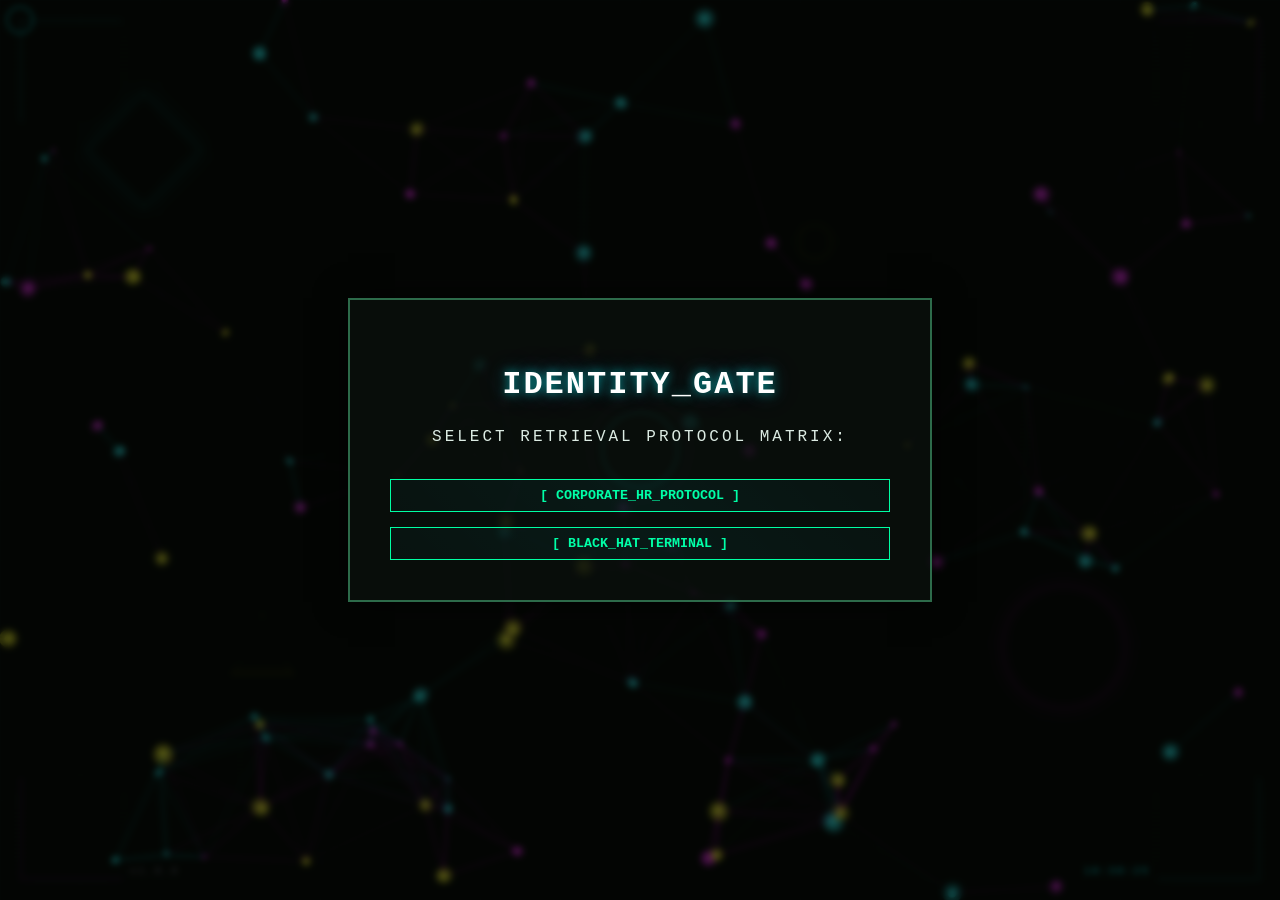
<file: index.html>
<!DOCTYPE html>
<html lang="en">
<head>
    <meta charset="UTF-8">
    <meta name="viewport" content="width=device-width, initial-scale=1.0">
    <title>JESÚS MARTÍNEZ // DEVOPS_DECK</title>
    <link rel="preconnect" href="https://fonts.googleapis.com">
    <link rel="preconnect" href="https://fonts.gstatic.com" crossorigin>
    <link href="https://fonts.googleapis.com/css2?family=Orbitron:wght@400;500;600;700;800;900&display=swap" rel="stylesheet">
    <link rel="stylesheet" href="style.css">
</head>
<body>
    <div class="grid-lines"></div>
    <div class="scanlines"></div>
    <div class="floating-shapes">
        <div class="shape shape-1"></div>
        <div class="shape shape-2"></div>
        <div class="shape shape-3"></div>
        <div class="shape shape-4"></div>
        <div class="shape shape-5"></div>
    </div>
    <div class="corner corner-tl"></div>
    <div class="corner corner-tr"></div>
    <div class="corner corner-bl"></div>
    <div class="corner corner-br"></div>
    <canvas class="scene" id="scene"></canvas>
    <canvas id="matrix-rain" class="matrix-rain hidden"></canvas>

    <!-- ==========================================
         GATEKEEPER LAYER (INITIAL SCREEN)
         ========================================== -->
    <div id="gatekeeper-screen" class="overlay-screen">
        <div class="gatekeeper-frame">
            <h1 class="glitch-title" data-text="IDENTITY_GATE">IDENTITY_GATE</h1>
            <p class="gatekeeper-hint">SELECT RETRIEVAL PROTOCOL MATRIX:</p>
            <div class="gatekeeper-actions">
                <button id="gate-hr-btn" class="btn-gate hr-gate">[ CORPORATE_HR_PROTOCOL ]</button>
                <button id="gate-tech-btn" class="btn-gate tech-gate">[ BLACK_HAT_TERMINAL ]</button>
            </div>
        </div>
    </div>

    <!-- ==========================================
         TERMINAL BOOT SCREEN LAYER
         ========================================== -->
    <div id="boot-screen" class="overlay-screen hidden">
        <div class="boot-container">
            <div class="boot-header">
                <span>SYSTEM_BOOT_LOG // CORE_v4.8</span>
                <button id="skip-boot-btn" class="btn-skip">[ BYPASS_BOOT ]</button>
            </div>
            <div id="boot-log" class="boot-log-output"></div>
            <div id="login-prompt" class="login-prompt-zone"></div>
        </div>
    </div>

    <!-- ==========================================
         MAIN INTERFACE DECK
         ========================================== -->
    <main id="main-ui" class="main-deck hidden">
        
        <!-- TOP CONFIGURATION CONTROL MATRIX -->
        <header class="deck-header staggered-reveal">
            <div class="brand-zone">
                <h1 class="main-title">JESÚS MARTÍNEZ</h1>
                <p id="cv-subtitle" class="main-subtitle">> Specialist Agent // Tech Deck // DevOps & Admin</p>
                <p id="cv-contact" class="contact-sub-bar">
                    <span class="contact-meta">LOC: CDMX // LANG: EN_ADV, ES_NAT</span>
                    <a class="linkedin-link" href="https://www.linkedin.com/in/jesusmartinezg95/" target="_blank">◈ linkedin.com/in/jesusmartinezg95/</a>
                </p>
            </div>
            <div class="control-matrix">
                <button id="hr-mode-btn" class="btn-control">[ SWITCH TO STANDARD CV ]</button>
                <button id="overclock-btn" class="btn-control btn-danger">CORE_OVERCLOCK</button>
                <button id="toggle-font-btn" class="btn-control">[ AA_READABLE_FONT ]</button>
                <button id="reset-page-btn" class="btn-control">[ RESET_DECK ]</button>
            </div>
        </header>

        <!-- SECTION 0: METRICS DIAGNOSTICS -->
        <section id="metrics-deck" class="section-card staggered-reveal">
            <h2 id="sec0-title">[00] SYSTEM_METRICS</h2>
            <div class="metrics-grid">
                <div class="metric-cell">
                    <span id="lbl-exp" class="metric-label">EXP_LEVEL</span>
                    <span class="metric-value text-accent">~7.0_YEARS</span>
                </div>
                <div class="metric-cell">
                    <span id="lbl-zone" class="metric-label">ZONE_DB</span>
                    <span class="metric-value">MX_CDMX</span>
                </div>
                <div class="metric-cell">
                    <span id="lbl-tv" class="metric-label">TICKET_VELOCITY</span>
                    <span class="metric-value">OPTIMIZED</span>
                </div>
                <div class="metric-cell">
                    <span id="lbl-os" class="metric-label">PRIMARY_OS</span>
                    <span class="metric-value">LINUX_CORE</span>
                </div>
                <div class="metric-cell">
                    <span id="lbl-tool" class="metric-label">ADMIN_TOOL</span>
                    <span class="metric-value">JIRA_CLOUD</span>
                </div>
                <div class="metric-cell">
                    <span id="lbl-lv" class="metric-label">LEARNING_VECTOR</span>
                    <span class="metric-value text-neon">ACTIVE</span>
                </div>
                <div class="metric-cell">
                    <span id="lbl-ds" class="metric-label">DOCUMENTATION_SCORE</span>
                    <span class="metric-value">ROBUST</span>
                </div>
                <div class="metric-cell">
                    <span id="lbl-ut" class="metric-label">UPTIME</span>
                    <span class="metric-value">100%</span>
                </div>
                <div class="metric-cell">
                    <span id="lbl-cc" class="metric-label">COFFEE_CONSUMPTION</span>
                    <span class="metric-value text-accent">CRITICAL</span>
                </div>
            </div>
        </section>

        <!-- SECTION 1: INVENTORY MATRIX (SKILLS) -->
        <section id="inventory-deck" class="section-card staggered-reveal">
            <h2 id="sec1-title">[01] HARDWARE_INVENTORY (SKILLS)</h2>
            <p id="sec1-desc" class="section-instruction">Select an item slot to extract technical metadata and sub-tools.</p>
            
            <div class="inventory-container">
                <!-- Left Hand Slots Grid -->
                <div class="inventory-grid">
                    <div class="inv-slot active" data-item="jira">Jira_Cloud.cfg</div>
                    <div class="inv-slot" data-item="linux">Linux_Core.bin</div>
                    <div class="inv-slot" data-item="automation">Automation.sh</div>
                    <div class="inv-slot" data-item="identity">IAM_Access.key</div>
                    <div class="inv-slot" data-item="cloud">Cloud_Dev.env</div>
                    <div class="inv-slot" data-item="endpoint">Endpoint_Mgmt.sys</div>
                    <div class="inv-slot" data-item="agile">Agile_Sprint.log</div>
                    <div class="inv-slot" data-item="service">Service_SLA.cfg</div>
                    <div class="inv-slot" data-item="excel">Data_Report.xlsx</div>
                    <div class="inv-slot" data-item="webdev">Web_Dev.src</div>
                    <div class="inv-slot" data-item="automation-workflow">Automation.run</div>
                </div>

                <!-- Right Hand Metadata Reader Pane -->
                <div class="inventory-display-pane">
                    <h3 id="item-title" class="display-title">Jira_Cloud.cfg</h3>
                    <div class="display-meta">
                        <p id="lbl-rarity">RARITY: <span class="text-accent" id="item-rarity">SPEC</span></p>
                        <p id="lbl-level">SKILL_LEVEL: <span id="item-level">PLATFORM_ADMIN</span></p>
                    </div>
                    <hr class="pane-divider">
                    <p id="item-desc" class="display-description">
                        Coordinates platform configuration and user management within Atlassian Jira Cloud. Configures custom workflows, issue fields, security schemes, and Agile project boards to keep engineering squads completely aligned.
                    </p>
                </div>
            </div>
        </section>

        <!-- SECTION 2: CONTRACT LOG (EXPERIENCE) -->
        <section id="mission-log" class="section-card staggered-reveal">
            <div class="log-section-header">
                <h2 id="sec2-title">[02] CONTRACT_LOG (EXPERIENCE_HISTORY)</h2>
                <button id="decrypt-all-btn" class="btn-decrypt">[ DECRYPT_ALL_LOGS ]</button>
            </div>
            
            <div class="timeline">
                <div class="timeline-event">
                    <div id="role-tideworks">
                        <button class="btn-decrypt action-decrypt" data-target="role-tideworks">[ DECRYPT TIDEWORKS LOG ]</button>
                    </div>
                </div>
                <div class="timeline-event">
                    <div id="role-tcs">
                        <button class="btn-decrypt action-decrypt" data-target="role-tcs">[ DECRYPT TCS LOG ]</button>
                    </div>
                </div>
                <div class="timeline-event">
                    <div id="role-mahindra">
                        <button class="btn-decrypt action-decrypt" data-target="role-mahindra">[ DECRYPT TECH MAHINDRA LOG ]</button>
                    </div>
                </div>
                <div class="timeline-event">
                    <div id="role-compucom">
                        <button class="btn-decrypt action-decrypt" data-target="role-compucom">[ DECRYPT COMPUCOM LOG ]</button>
                    </div>
                </div>
            </div>
        </section>

    </main>

    <div class="version">v1.0.0</div>
    <div class="time" id="time">00:00:00</div>
    <div class="mouse-trail" id="trail"></div>

    <script src="script.js"></script>
</body>
</html>
</file>
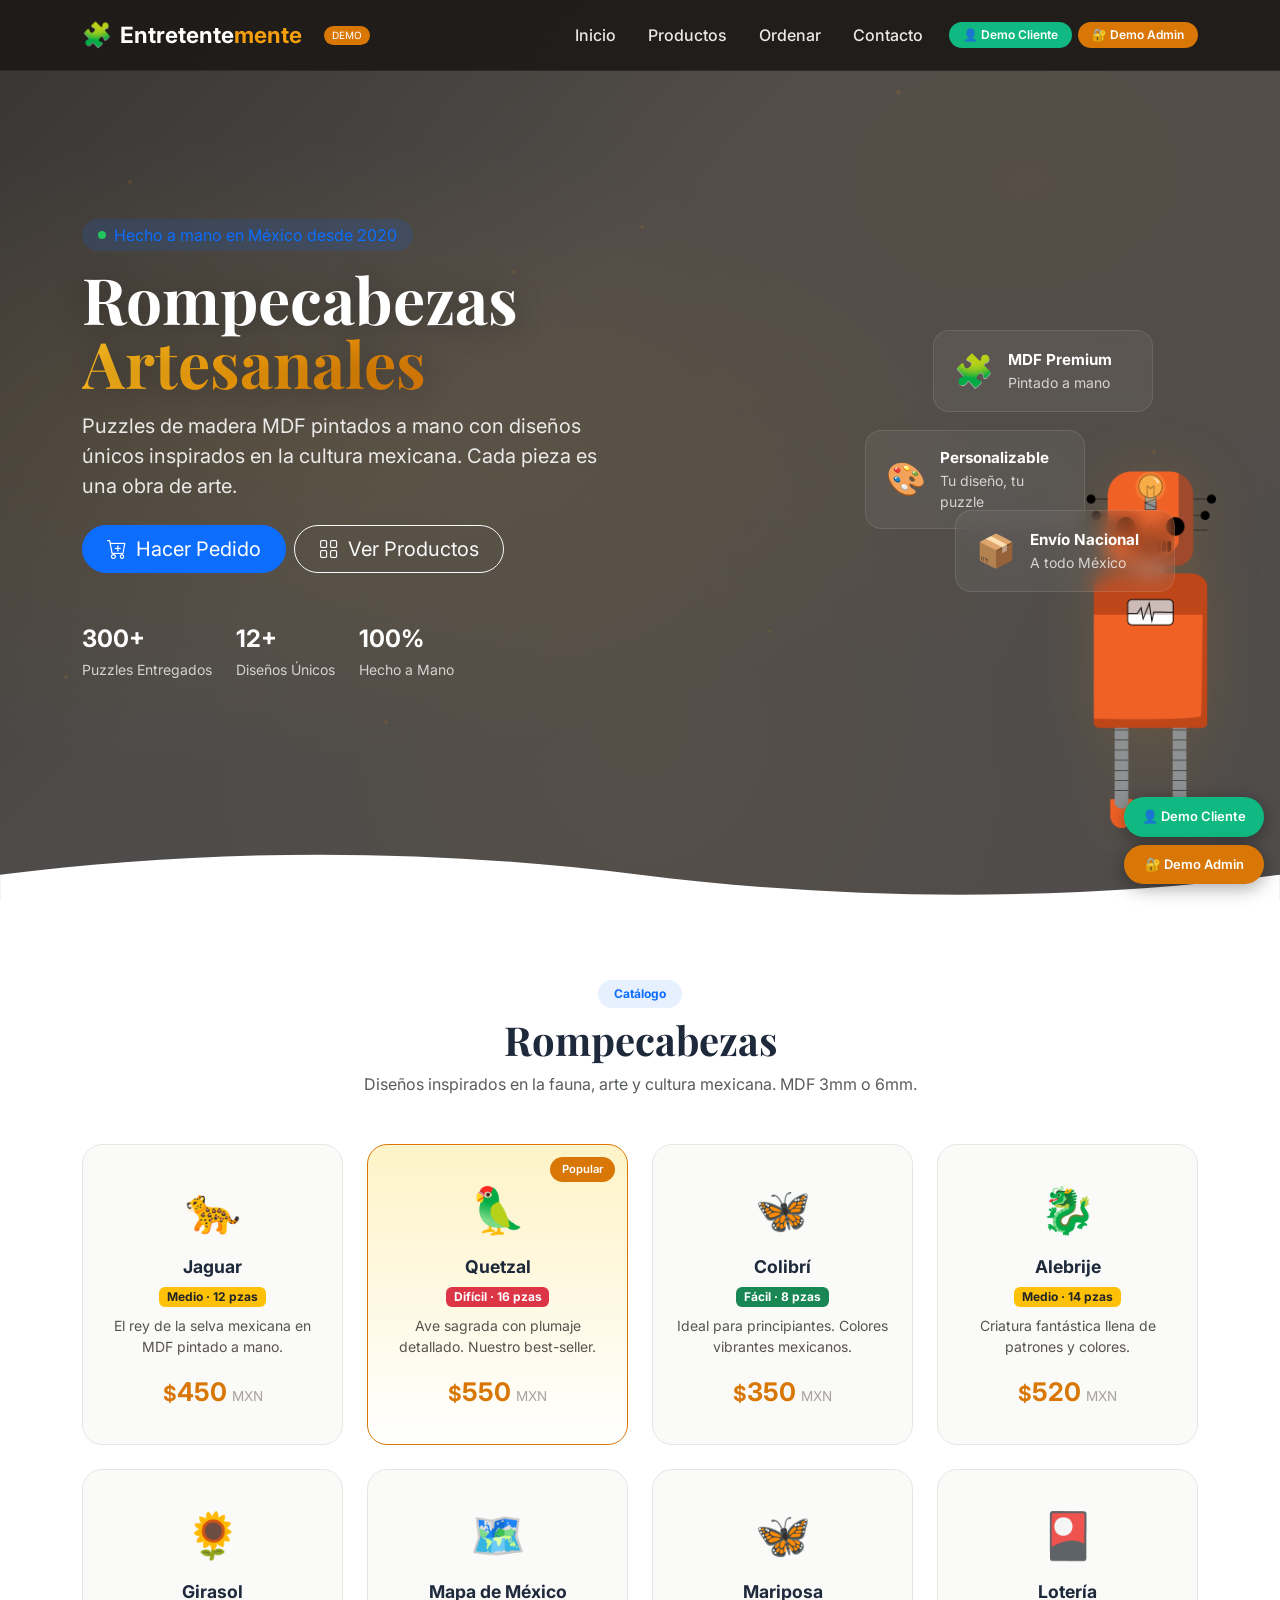
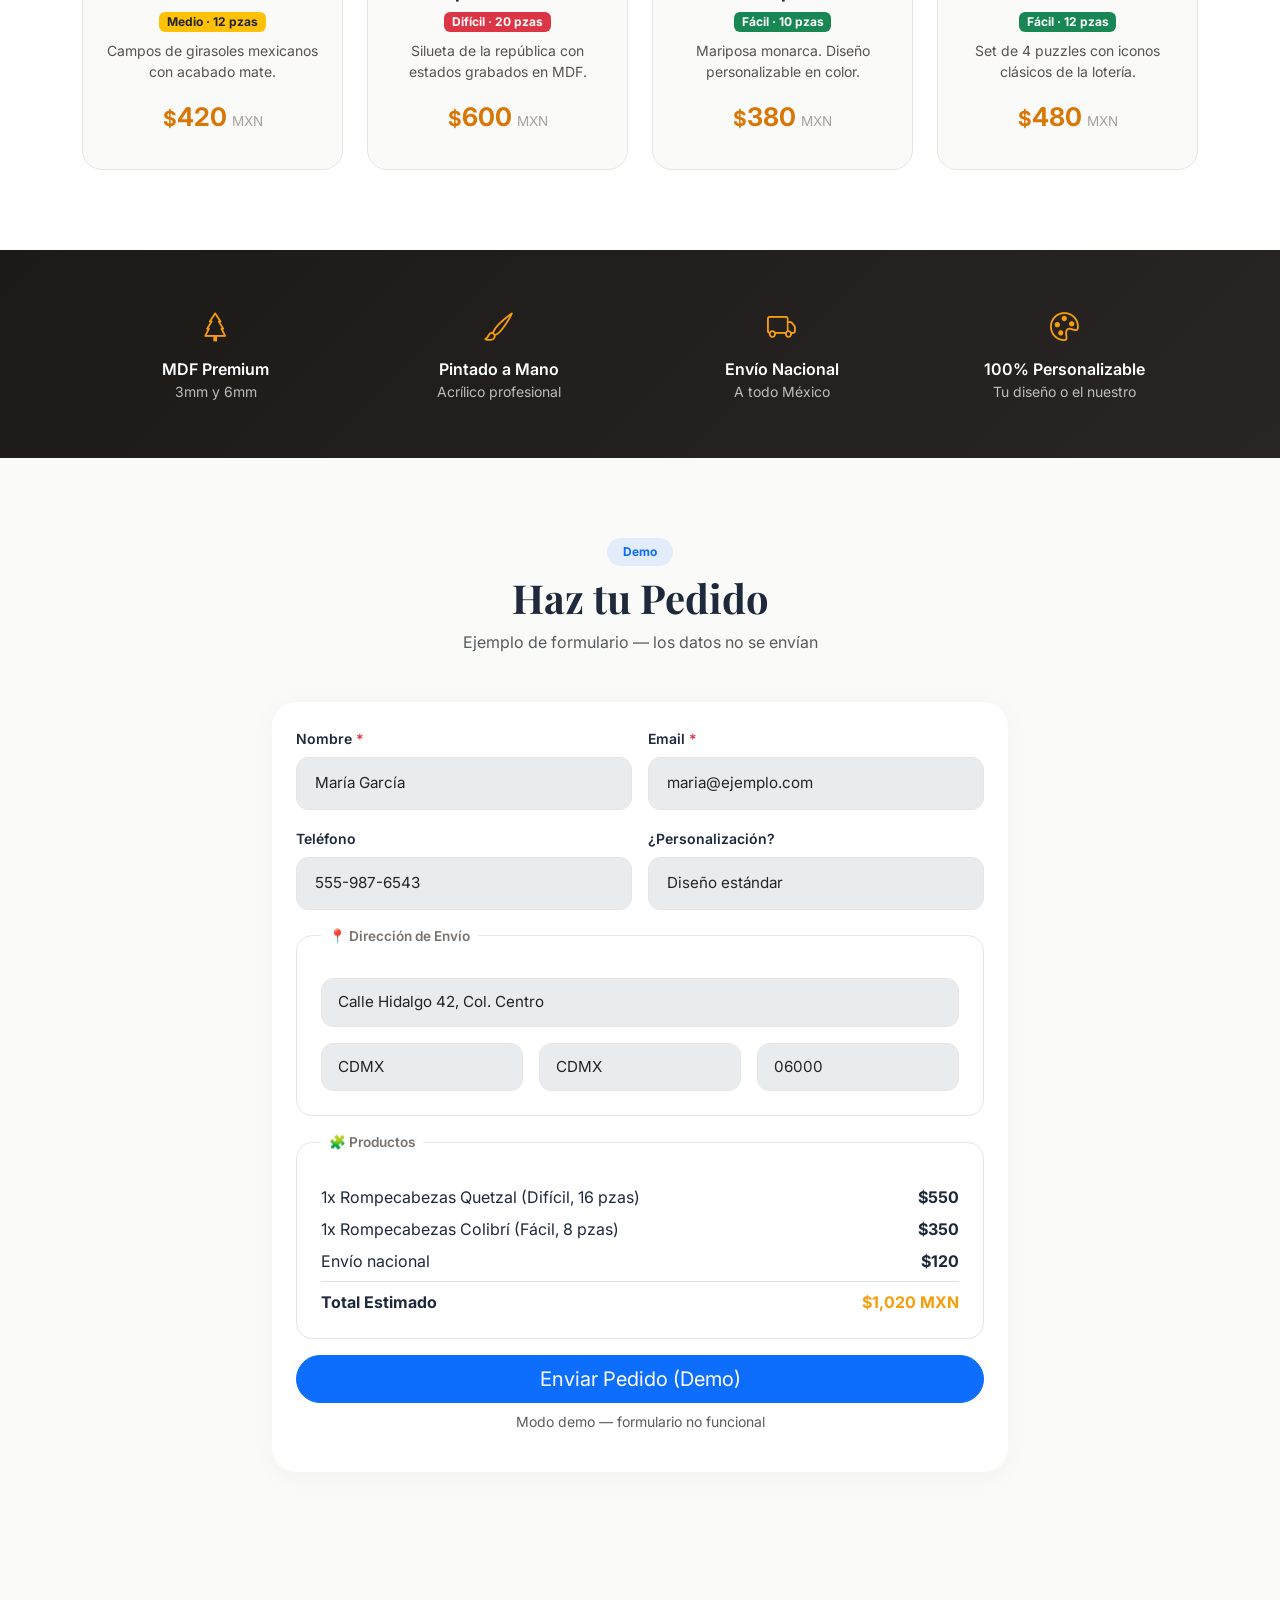
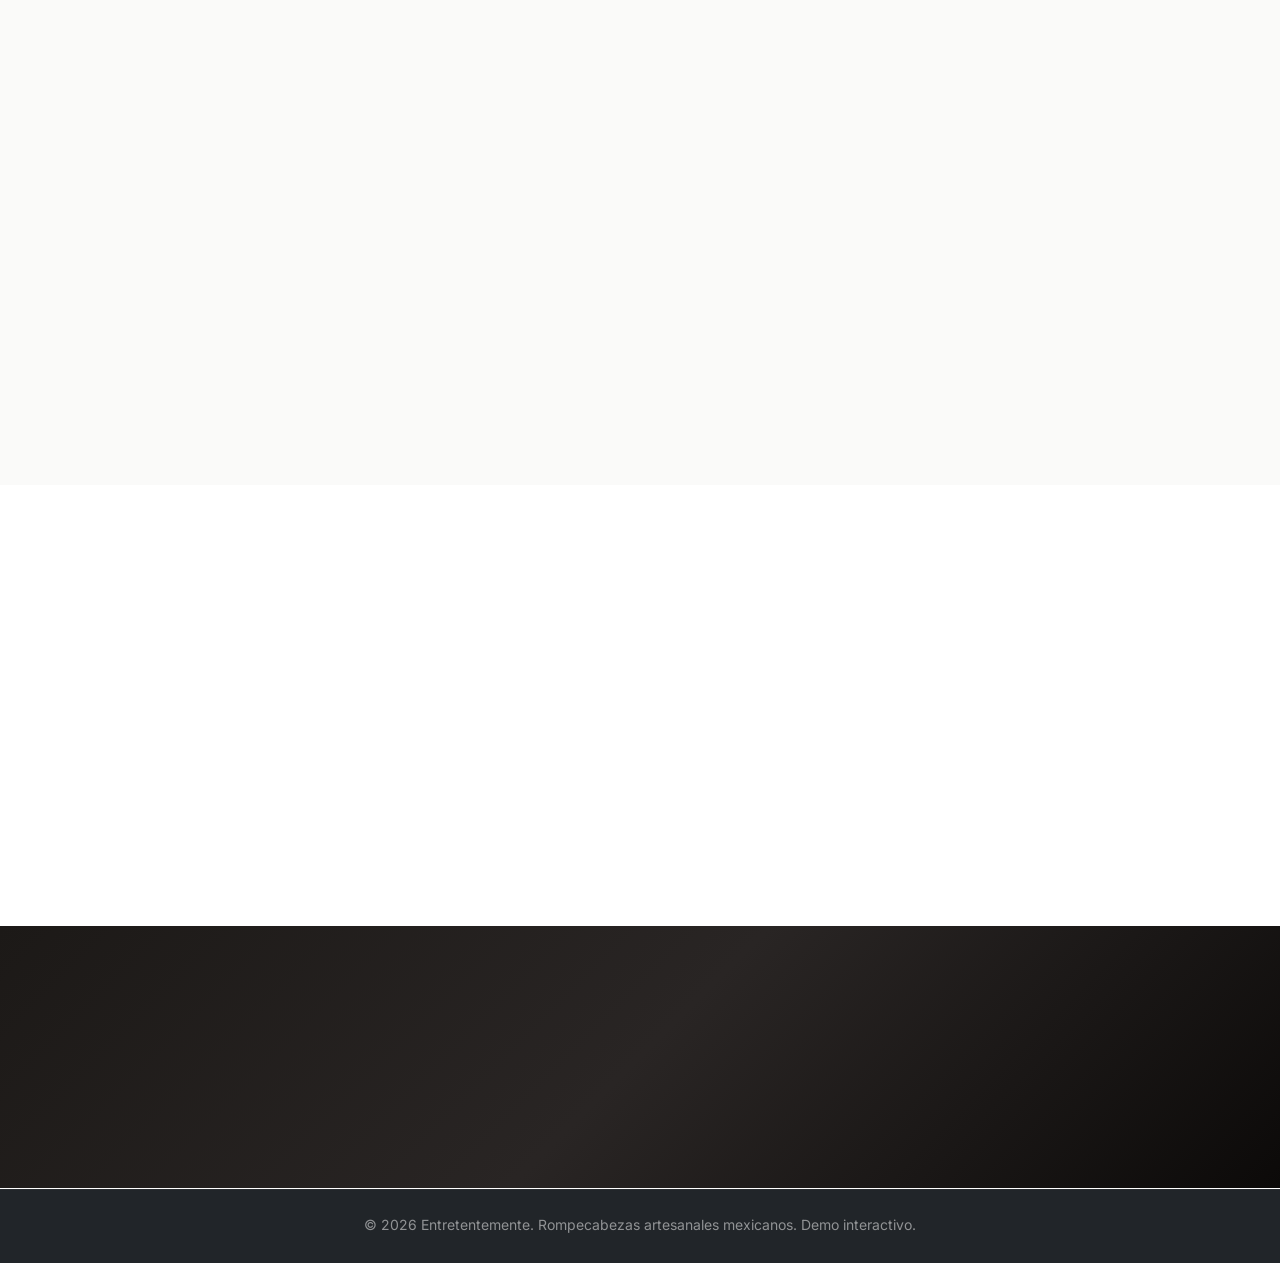
<file: rafa-ecommerce/index.html>
<!DOCTYPE html>
<html lang="es">
<head>
  <meta charset="UTF-8">
  <meta name="viewport" content="width=device-width, initial-scale=1.0">
  <title>Entretentemente — Rompecabezas Artesanales | Demo</title>
  <link rel="preconnect" href="https://fonts.googleapis.com">
  <link href="https://fonts.googleapis.com/css2?family=Inter:opsz@14..32&family=Playfair+Display:ital,wght@0,600;0,700;1,500&display=swap" rel="stylesheet">
  <link href="https://cdn.jsdelivr.net/npm/bootstrap@5.3.3/dist/css/bootstrap.min.css" rel="stylesheet">
  <link href="https://cdn.jsdelivr.net/npm/bootstrap-icons@1.11.3/font/bootstrap-icons.css" rel="stylesheet">
  <link rel="stylesheet" href="style.css">
  <style>
    .demo-btns { display: flex; gap: 6px; align-items: center; }
    .demo-btn { border: none; border-radius: 20px; padding: 4px 14px; font-size: 12px; font-weight: 600; cursor: pointer; transition: 0.2s; color: #fff; }
    .demo-btn-client { background: #10b981; } .demo-btn-client:hover { background: #059669; }
    .demo-btn-admin { background: #d97706; } .demo-btn-admin:hover { background: #b45309; }
    .demo-btn-out { background: #ef4444; } .demo-btn-out:hover { background: #dc2626; }
    #adminPanel { display: none; background: #292524; color: #e7e5e4; }
    body.show-admin #adminPanel { display: block; }
    body.show-admin .hero-section, body.show-admin .section-products, body.show-admin .features-banner,
    body.show-admin .section-order, body.show-admin .section-testimonials, body.show-admin .section-contact,
    body.show-admin .cta-banner { display: none; }
    .admin-stat { background: #1c1917; border-radius: 12px; padding: 20px; border: 1px solid #44403c; }
    .admin-stat .val { font-size: 24px; font-weight: 700; }
    .admin-stat .lbl { color: #a8a29e; font-size: 13px; }
    .demo-badge { background: #d97706; color: #fff; font-size: 10px; padding: 2px 8px; border-radius: 10px; margin-left: 6px; }
  </style>
</head>
<body>

<!-- ===== NAVBAR ===== -->
<nav class="navbar navbar-expand-lg navbar-dark fixed-top" id="mainNav">
  <div class="container">
    <a class="navbar-brand fw-bold fs-4 d-flex align-items-center gap-2" href="." onclick="window.scrollTo({top:0,behavior:'smooth'});return false;">
      <span class="brand-icon">🧩</span>
      <span class="brand-text">Entretente<span class="text-accent">mente</span></span>
    </a>
    <span class="demo-badge">DEMO</span>
    <button class="navbar-toggler border-0" type="button" data-bs-toggle="collapse" data-bs-target="#navMenu">
      <span class="navbar-toggler-icon"></span>
    </button>
    <div class="collapse navbar-collapse" id="navMenu">
      <ul class="navbar-nav ms-auto align-items-lg-center gap-1">
        <li class="nav-item"><a class="nav-link nav-link-custom" href="#home">Inicio</a></li>
        <li class="nav-item"><a class="nav-link nav-link-custom" href="#products">Productos</a></li>
        <li class="nav-item"><a class="nav-link nav-link-custom" href="#order">Ordenar</a></li>
        <li class="nav-item"><a class="nav-link nav-link-custom" href="#contact">Contacto</a></li>
        <li class="nav-item ms-lg-2">
          <div class="demo-btns" id="demoButtons">
            <button class="demo-btn demo-btn-client" onclick="loginDemo('cliente')">👤 Demo Cliente</button>
            <button class="demo-btn demo-btn-admin" onclick="loginDemo('admin')">🔐 Demo Admin</button>
          </div>
          <button class="demo-btn demo-btn-out d-none" id="logoutBtn" onclick="logoutDemo()">✕ Salir</button>
        </li>
      </ul>
    </div>
  </div>
</nav>

<!-- ===== HERO ===== -->
<section id="home" class="hero-section">
  <div class="hero-bg"><div class="hero-particles"><span></span><span></span><span></span><span></span><span></span><span></span><span></span><span></span><span></span><span></span></div></div>
  <div class="container position-relative" style="z-index:2;">
    <div class="row min-vh-100 align-items-center">
      <div class="col-lg-7 hero-text-col">
        <span class="badge bg-primary bg-opacity-15 text-primary rounded-pill px-3 py-2 mb-3 fs-6 fw-normal d-inline-flex align-items-center gap-2">
          <span class="hero-badge-dot"></span> Hecho a mano en México desde 2020
        </span>
        <h1 class="display-3 fw-bold lh-1 mb-3 hero-title">
          Rompecabezas<br>
          <span class="hero-highlight">Artesanales</span>
        </h1>
        <p class="fs-5 text-white-70 mb-4 col-lg-10 px-0 hero-sub">
          Puzzles de madera MDF pintados a mano con diseños únicos inspirados en la cultura mexicana. Cada pieza es una obra de arte.
        </p>
        <div class="d-flex flex-wrap gap-2">
          <a href="#order" class="btn btn-primary btn-lg rounded-pill px-4"><i class="bi bi-cart-plus me-1"></i> Hacer Pedido</a>
          <a href="#products" class="btn btn-outline-light btn-lg rounded-pill px-4"><i class="bi bi-grid me-1"></i> Ver Productos</a>
        </div>
        <div class="d-flex gap-4 mt-5 hero-stats">
          <div><span class="fw-bold fs-4 text-white">300+</span><br><span class="text-white-50 small">Puzzles Entregados</span></div>
          <div><span class="fw-bold fs-4 text-white">12+</span><br><span class="text-white-50 small">Diseños Únicos</span></div>
          <div><span class="fw-bold fs-4 text-white">100%</span><br><span class="text-white-50 small">Hecho a Mano</span></div>
        </div>
      </div>
      <div class="col-lg-5 d-none d-lg-block hero-visual-col">
        <div class="hero-visual">
          <div class="hero-card hero-card-1"><div class="hero-card-icon">🧩</div><div class="hero-card-text"><div class="fw-bold">MDF Premium</div><div class="small text-white-50">Pintado a mano</div></div></div>
          <div class="hero-card hero-card-2"><div class="hero-card-icon">🎨</div><div class="hero-card-text"><div class="fw-bold">Personalizable</div><div class="small text-white-50">Tu diseño, tu puzzle</div></div></div>
          <div class="hero-card hero-card-3"><div class="hero-card-icon">📦</div><div class="hero-card-text"><div class="fw-bold">Envío Nacional</div><div class="small text-white-50">A todo México</div></div></div>
        </div>
      </div>
    </div>
  </div>
  <div class="hero-mascot" id="heroMascot">
    <img src="mascot.png" alt="Entretentemente" class="mascot-img">
  </div>
  <div class="hero-wave"><svg viewBox="0 0 1440 60" fill="none"><path d="M0 60V30C240 0 480 0 720 30C960 60 1200 60 1440 30V60H0Z" fill="white"/></svg></div>
</section>

<!-- ===== FLOATING MODE TOGGLES ===== -->
<div id="floatToggles" class="float-toggles">
  <button class="float-btn float-btn-client" onclick="loginDemo('cliente')">👤 Demo Cliente</button>
  <button class="float-btn float-btn-admin" onclick="loginDemo('admin')">🔐 Demo Admin</button>
  <button class="float-btn float-btn-out d-none" id="floatLogout" onclick="logoutDemo()">✕ Salir</button>
</div>

<section id="products" class="section-products">
  <div class="container">
    <div class="text-center mb-5">
      <span class="badge bg-primary bg-opacity-10 text-primary rounded-pill px-3 py-2 mb-2">Catálogo</span>
      <h2 class="display-6 fw-bold">Rompecabezas</h2>
      <p class="text-muted col-lg-6 mx-auto">Diseños inspirados en la fauna, arte y cultura mexicana. MDF 3mm o 6mm.</p>
    </div>
    <div class="row g-4">
      <div class="col-sm-6 col-lg-3"><div class="product-card"><div class="product-icon-wrap">🐆</div><h5>Jaguar</h5><span class="badge bg-warning text-dark mb-2">Medio · 12 pzas</span><p class="text-muted small">El rey de la selva mexicana en MDF pintado a mano.</p><div class="product-price">$<span class="product-price-value">450</span> <span class="product-price-unit">MXN</span></div></div></div>
      <div class="col-sm-6 col-lg-3"><div class="product-card product-card-featured"><div class="product-badge-featured">Popular</div><div class="product-icon-wrap">🦜</div><h5>Quetzal</h5><span class="badge bg-danger mb-2">Difícil · 16 pzas</span><p class="text-muted small">Ave sagrada con plumaje detallado. Nuestro best-seller.</p><div class="product-price">$<span class="product-price-value">550</span> <span class="product-price-unit">MXN</span></div></div></div>
      <div class="col-sm-6 col-lg-3"><div class="product-card"><div class="product-icon-wrap">🦋</div><h5>Colibrí</h5><span class="badge bg-success mb-2">Fácil · 8 pzas</span><p class="text-muted small">Ideal para principiantes. Colores vibrantes mexicanos.</p><div class="product-price">$<span class="product-price-value">350</span> <span class="product-price-unit">MXN</span></div></div></div>
      <div class="col-sm-6 col-lg-3"><div class="product-card"><div class="product-icon-wrap">🐉</div><h5>Alebrije</h5><span class="badge bg-warning text-dark mb-2">Medio · 14 pzas</span><p class="text-muted small">Criatura fantástica llena de patrones y colores.</p><div class="product-price">$<span class="product-price-value">520</span> <span class="product-price-unit">MXN</span></div></div></div>
      <div class="col-sm-6 col-lg-3"><div class="product-card"><div class="product-icon-wrap">🌻</div><h5>Girasol</h5><span class="badge bg-warning text-dark mb-2">Medio · 12 pzas</span><p class="text-muted small">Campos de girasoles mexicanos con acabado mate.</p><div class="product-price">$<span class="product-price-value">420</span> <span class="product-price-unit">MXN</span></div></div></div>
      <div class="col-sm-6 col-lg-3"><div class="product-card"><div class="product-icon-wrap">🗺️</div><h5>Mapa de México</h5><span class="badge bg-danger mb-2">Difícil · 20 pzas</span><p class="text-muted small">Silueta de la república con estados grabados en MDF.</p><div class="product-price">$<span class="product-price-value">600</span> <span class="product-price-unit">MXN</span></div></div></div>
      <div class="col-sm-6 col-lg-3"><div class="product-card"><div class="product-icon-wrap">🦋</div><h5>Mariposa</h5><span class="badge bg-success mb-2">Fácil · 10 pzas</span><p class="text-muted small">Mariposa monarca. Diseño personalizable en color.</p><div class="product-price">$<span class="product-price-value">380</span> <span class="product-price-unit">MXN</span></div></div></div>
      <div class="col-sm-6 col-lg-3"><div class="product-card"><div class="product-icon-wrap">🎴</div><h5>Lotería</h5><span class="badge bg-success mb-2">Fácil · 12 pzas</span><p class="text-muted small">Set de 4 puzzles con iconos clásicos de la lotería.</p><div class="product-price">$<span class="product-price-value">480</span> <span class="product-price-unit">MXN</span></div></div></div>
    </div>
  </div>
</section>

<!-- ===== FEATURES ===== -->
<section class="features-banner">
  <div class="container">
    <div class="row g-3 justify-content-center">
      <div class="col-6 col-md-3"><div class="feature-item"><div class="feature-icon"><i class="bi bi-tree"></i></div><div class="fw-semibold">MDF Premium</div><div class="small text-white-50">3mm y 6mm</div></div></div>
      <div class="col-6 col-md-3"><div class="feature-item"><div class="feature-icon"><i class="bi bi-brush"></i></div><div class="fw-semibold">Pintado a Mano</div><div class="small text-white-50">Acrílico profesional</div></div></div>
      <div class="col-6 col-md-3"><div class="feature-item"><div class="feature-icon"><i class="bi bi-truck"></i></div><div class="fw-semibold">Envío Nacional</div><div class="small text-white-50">A todo México</div></div></div>
      <div class="col-6 col-md-3"><div class="feature-item"><div class="feature-icon"><i class="bi bi-palette"></i></div><div class="fw-semibold">100% Personalizable</div><div class="small text-white-50">Tu diseño o el nuestro</div></div></div>
    </div>
  </div>
</section>

<!-- ===== ORDER FORM (demo data) ===== -->
<section id="order" class="section-order">
  <div class="container">
    <div class="text-center mb-5">
      <span class="badge bg-primary bg-opacity-10 text-primary rounded-pill px-3 py-2 mb-2">Demo</span>
      <h2 class="display-6 fw-bold">Haz tu Pedido</h2>
      <p class="text-muted col-lg-6 mx-auto">Ejemplo de formulario — los datos no se envían</p>
    </div>
    <div class="row justify-content-center">
      <div class="col-lg-8">
        <div class="order-form-card p-4">
          <div class="row g-3 mb-3">
            <div class="col-md-6"><label class="form-label fw-semibold small">Nombre <span class="text-danger">*</span></label><input class="form-control form-control-lg" value="María García" disabled></div>
            <div class="col-md-6"><label class="form-label fw-semibold small">Email <span class="text-danger">*</span></label><input class="form-control form-control-lg" value="maria@ejemplo.com" disabled></div>
            <div class="col-md-6"><label class="form-label fw-semibold small">Teléfono</label><input class="form-control form-control-lg" value="555-987-6543" disabled></div>
            <div class="col-md-6"><label class="form-label fw-semibold small">¿Personalización?</label><input class="form-control form-control-lg" value="Diseño estándar" disabled></div>
          </div>
          <fieldset class="border rounded-4 p-3 p-md-4 mb-3">
            <legend class="float-none w-auto px-2 fw-semibold small">📍 Dirección de Envío</legend>
            <div class="row g-3">
              <div class="col-12"><input class="form-control" value="Calle Hidalgo 42, Col. Centro" disabled></div>
              <div class="col-md-4"><input class="form-control" value="CDMX" disabled></div>
              <div class="col-md-4"><input class="form-control" value="CDMX" disabled></div>
              <div class="col-md-4"><input class="form-control" value="06000" disabled></div>
            </div>
          </fieldset>
          <fieldset class="border rounded-4 p-3 p-md-4 mb-3">
            <legend class="float-none w-auto px-2 fw-semibold small">🧩 Productos</legend>
            <div class="d-flex justify-content-between mb-2"><span>1x Rompecabezas Quetzal (Difícil, 16 pzas)</span><strong>$550</strong></div>
            <div class="d-flex justify-content-between mb-2"><span>1x Rompecabezas Colibrí (Fácil, 8 pzas)</span><strong>$350</strong></div>
            <div class="d-flex justify-content-between mb-2"><span>Envío nacional</span><strong>$120</strong></div>
            <div class="border-top pt-2 d-flex justify-content-between fw-bold"><span>Total Estimado</span><span class="text-accent">$1,020 MXN</span></div>
          </fieldset>
          <button class="btn btn-primary btn-lg rounded-pill w-100" onclick="new bootstrap.Modal(document.getElementById('orderFlowModal')).show()">Enviar Pedido (Demo)</button>
          <p class="text-center text-muted small mt-2">Modo demo — formulario no funcional</p>
        </div>
      </div>
    </div>
  </div>
</section>

<!-- ===== TESTIMONIALS ===== -->
<section class="section-testimonials">
  <div class="container">
    <div class="text-center mb-5"><span class="badge bg-primary bg-opacity-10 text-primary rounded-pill px-3 py-2 mb-2">Testimonios</span><h2 class="display-6 fw-bold">Qué Dicen Nuestros Clientes</h2></div>
    <div class="row g-4 justify-content-center">
      <div class="col-md-6 col-lg-4"><div class="testimonial-card"><div class="stars">★★★★★</div><p class="mt-2 mb-3">"Le regalé el puzzle de Quetzal a mi sobrina y quedó fascinada. La calidad de la madera y la pintura es increíble."</p><div class="d-flex align-items-center gap-2"><div class="testimonial-avatar">AG</div><div><div class="fw-semibold small">Ana García</div><div class="text-muted small">Cliente desde 2023</div></div></div></div></div>
      <div class="col-md-6 col-lg-4"><div class="testimonial-card"><div class="stars">★★★★★</div><p class="mt-2 mb-3">"Encargué un diseño personalizado con el logo de mi negocio para un evento corporativo. ¡Quedó perfecto!"</p><div class="d-flex align-items-center gap-2"><div class="testimonial-avatar">RL</div><div><div class="fw-semibold small">Roberto López</div><div class="text-muted small">Cliente desde 2024</div></div></div></div></div>
      <div class="col-md-6 col-lg-4"><div class="testimonial-card"><div class="stars">★★★★★</div><p class="mt-2 mb-3">"El rompecabezas de Alebrije es una obra de arte. Lo tengo enmarcado en mi sala y todos preguntan dónde lo compré."</p><div class="d-flex align-items-center gap-2"><div class="testimonial-avatar">CM</div><div><div class="fw-semibold small">Carmen Morales</div><div class="text-muted small">Cliente desde 2023</div></div></div></div></div>
    </div>
  </div>
</section>

<!-- ===== CONTACT ===== -->
<section id="contact" class="section-contact">
  <div class="container">
    <div class="text-center mb-5"><span class="badge bg-primary bg-opacity-10 text-primary rounded-pill px-3 py-2 mb-2">Contacto</span><h2 class="display-6 fw-bold">Contáctanos</h2></div>
    <div class="row justify-content-center"><div class="col-auto">
      <div class="d-flex flex-wrap justify-content-center gap-4 gap-md-5">
        <div class="contact-item-card"><div class="contact-icon-wrap">📞</div><h6 class="text-muted small mb-0">WhatsApp</h6><p class="fw-semibold mb-0">+52 55 1234 5678</p></div>
        <div class="contact-item-card"><div class="contact-icon-wrap">✉️</div><h6 class="text-muted small mb-0">Email</h6><p class="fw-semibold mb-0">hola@entretemente.com</p></div>
        <div class="contact-item-card"><div class="contact-icon-wrap">📍</div><h6 class="text-muted small mb-0">Ubicación</h6><p class="fw-semibold mb-0">Ciudad de México, MX</p></div>
      </div>
    </div></div>
  </div>
</section>

<!-- ===== CTA ===== -->
<section class="cta-banner">
  <div class="container text-center">
    <h2 class="fw-bold text-white mb-2">¿Listo para tu rompecabezas?</h2>
    <p class="text-white-50 mb-4">Cada puzzle es único, hecho a mano con materiales premium. Elige tu diseño o crea uno personalizado.</p>
    <a href="#order" class="btn btn-primary btn-lg rounded-pill px-5 shadow-lg"><i class="bi bi-cart-plus me-1"></i> Hacer Pedido</a>
  </div>
</section>

<!-- ===== ADMIN PANEL (hidden by default) ===== -->
<div id="adminPanel">
  <div style="background:#1c1917;padding:12px 0;color:#fff">
    <div class="container d-flex justify-content-between align-items-center">
      <span><strong>🧩 Entretentemente — Admin Panel</strong> <span class="demo-badge">Demo</span></span>
      <button class="demo-btn demo-btn-out" onclick="logoutDemo()">✕ Salir</button>
    </div>
  </div>
  <div class="container py-4">
    <div class="row g-3 mb-4">
      <div class="col-sm-6 col-md-3"><div class="admin-stat"><div class="lbl">🧩 Pedidos Totales</div><div class="val">156</div></div></div>
      <div class="col-sm-6 col-md-3"><div class="admin-stat"><div class="lbl">💰 Revenue</div><div class="val">$72,840</div></div></div>
      <div class="col-sm-6 col-md-3"><div class="admin-stat"><div class="lbl">👥 Clientes</div><div class="val">63</div></div></div>
      <div class="col-sm-6 col-md-3"><div class="admin-stat"><div class="lbl">⏳ Pendientes</div><div class="val">8</div></div></div>
    </div>
    <div class="table-responsive mb-4">
      <table class="table table-dark table-hover align-middle" style="--bs-table-bg:#292524;border-radius:12px;overflow:hidden">
        <thead><tr><th>ID</th><th>Cliente</th><th>Productos</th><th>Total</th><th>Estado</th><th>Asignado</th><th>Fecha</th><th></th></tr></thead>
        <tbody>
          <tr><td>#1056</td><td>María García</td><td>1x Quetzal, 1x Colibrí</td><td>$1,020</td><td><span class="badge bg-warning text-dark">Pendiente</span></td><td>—</td><td>9 Jun</td><td><div class="dropdown"><button class="btn btn-sm btn-outline-light rounded-pill dropdown-toggle" data-bs-toggle="dropdown">Acciones</button><ul class="dropdown-menu dropdown-menu-dark"><li><a class="dropdown-item" href="#" onclick="showAdminInfo('status')">Cambiar Estado</a></li><li><a class="dropdown-item" href="#" onclick="showAdminInfo('assign')">Asignar</a></li><li><a class="dropdown-item" href="#" onclick="showAdminInfo('notes')">Agregar Nota</a></li><li><a class="dropdown-item" href="#" onclick="showAdminInfo('priority')">Cambiar Prioridad</a></li></ul></div></td></tr>
          <tr><td>#1055</td><td>Roberto López</td><td>2x Alebrije personalizados</td><td>$1,240</td><td><span class="badge bg-info">Procesando</span></td><td>Arturo</td><td>8 Jun</td><td><div class="dropdown"><button class="btn btn-sm btn-outline-light rounded-pill dropdown-toggle" data-bs-toggle="dropdown">Acciones</button><ul class="dropdown-menu dropdown-menu-dark"><li><a class="dropdown-item" href="#" onclick="showAdminInfo('status')">Cambiar Estado</a></li><li><a class="dropdown-item" href="#" onclick="showAdminInfo('assign')">Reasignar</a></li><li><a class="dropdown-item" href="#" onclick="showAdminInfo('notes')">Agregar Nota</a></li></ul></div></td></tr>
          <tr><td>#1054</td><td>Carmen Morales</td><td>1x Mapa MX, 1x Lotería</td><td>$1,080</td><td><span class="badge bg-success">Completado</span></td><td>Arturo</td><td>5 Jun</td><td><button class="btn btn-sm btn-outline-light rounded-pill" onclick="showAdminInfo('view')">Ver</button></td></tr>
          <tr><td>#1053</td><td>Cliente Demo D</td><td>3x Colibrí (regalo corporativo)</td><td>$1,050</td><td><span class="badge bg-primary">Enviado</span></td><td>Lucía</td><td>4 Jun</td><td><button class="btn btn-sm btn-outline-light rounded-pill" onclick="showAdminInfo('view')">Ver</button></td></tr>
        </tbody>
      </table>
    </div>
    <div class="admin-stat mb-4"><h6>📝 Actividad Reciente</h6>
      <p class="text-secondary small mb-1">11:20 — Admin actualizó pedido #1056 a "Pendiente"</p>
      <p class="text-secondary small mb-1">10:45 — Arturo comenzó producción del Alebrije personalizado #1055</p>
      <p class="text-secondary small mb-1">09:15 — Nuevo pedido #1056: María García (1x Quetzal + 1x Colibrí)</p>
      <p class="text-secondary small mb-0">Ayer — #1054 completado y entregado a Carmen Morales</p>
    </div>

    <h6 class="mb-3 text-white-50">⚙️ Funcionalidades del Sistema</h6>
    <div class="row g-3 mb-3">
      <div class="col-sm-6 col-md-3"><div class="admin-feat-card" onclick="showAdminFeature('products')"><div class="admin-feat-icon">🧩</div><div class="admin-feat-title">Catálogo de Productos</div><div class="admin-feat-desc">Crear, editar y eliminar productos. Cargar imágenes, definir precios, categorías, dificultad y stock.</div><span class="badge bg-primary bg-opacity-15 text-primary rounded-pill">Clic para detalles</span></div></div>
      <div class="col-sm-6 col-md-3"><div class="admin-feat-card" onclick="showAdminFeature('custom')"><div class="admin-feat-icon">🎨</div><div class="admin-feat-title">Contenido Personalizado</div><div class="admin-feat-desc">Clientes suben sus imágenes, eligen colores y escriben instrucciones. Vista previa antes de producir.</div><span class="badge bg-primary bg-opacity-15 text-primary rounded-pill">Clic para detalles</span></div></div>
      <div class="col-sm-6 col-md-3"><div class="admin-feat-card" onclick="showAdminFeature('supervisors')"><div class="admin-feat-icon">👥</div><div class="admin-feat-title">Supervisores y Staff</div><div class="admin-feat-desc">Crear cuentas de supervisor, asignar pedidos, ver métricas por artesano y gestionar permisos.</div><span class="badge bg-primary bg-opacity-15 text-primary rounded-pill">Clic para detalles</span></div></div>
      <div class="col-sm-6 col-md-3"><div class="admin-feat-card" onclick="showAdminFeature('customers')"><div class="admin-feat-icon">👤</div><div class="admin-feat-title">Gestión de Clientes</div><div class="admin-feat-desc">Ver perfil completo, historial de pedidos, direcciones guardadas, notas internas por cliente.</div><span class="badge bg-primary bg-opacity-15 text-primary rounded-pill">Clic para detalles</span></div></div>
    </div>
  </div>
</div>

<!-- ===== FOOTER ===== -->
<footer class="bg-dark text-white-50 text-center py-4">
  <div class="container"><p class="mb-1 small">&copy; 2026 Entretentemente. Rompecabezas artesanales mexicanos. Demo interactivo.</p></div>
</footer>

<!-- ===== MODALS ===== -->
<div class="modal fade" id="orderFlowModal" tabindex="-1">
  <div class="modal-dialog modal-dialog-centered"><div class="modal-content border-0 shadow-lg rounded-4">
    <div class="modal-header border-0"><h5 class="modal-title fw-bold">🧩 Flujo de Pedido</h5><button type="button" class="btn-close" data-bs-dismiss="modal"></button></div>
    <div class="modal-body">
      <div class="d-flex align-items-start gap-3 mb-3"><span class="badge bg-primary rounded-pill px-2">1</span><div><strong>Eliges tu diseño</strong><p class="text-muted small mb-0">Explora nuestro catálogo de rompecabezas o solicita un diseño personalizado con tu propia imagen o idea.</p></div></div>
      <div class="d-flex align-items-start gap-3 mb-3"><span class="badge bg-primary rounded-pill px-2">2</span><div><strong>Datos de envío</strong><p class="text-muted small mb-0">Ingresas tu dirección completa. Hacemos envíos a todo México con seguimiento.</p></div></div>
      <div class="d-flex align-items-start gap-3 mb-3"><span class="badge bg-primary rounded-pill px-2">3</span><div><strong>Producción artesanal</strong><p class="text-muted small mb-0">Cortamos, lijamos y pintamos a mano tu rompecabezas. Tiempo estimado: 3-5 días hábiles.</p></div></div>
      <div class="d-flex align-items-start gap-3 mb-3"><span class="badge bg-primary rounded-pill px-2">4</span><div><strong>Pago</strong><p class="text-muted small mb-0">Transferencia, depósito o pago contra entrega. Recibes comprobante por email.</p></div></div>
      <div class="d-flex align-items-start gap-3"><span class="badge bg-primary rounded-pill px-2">5</span><div><strong>Recibes tu puzzle</strong><p class="text-muted small mb-0">Empacado con cuidado. Recibes notificación de envío con número de rastreo.</p></div></div>
    </div>
    <div class="modal-footer border-0"><button class="btn btn-primary rounded-pill px-4" data-bs-dismiss="modal">Entendido</button></div>
  </div></div>
</div>

<div class="modal fade" id="adminActionModal" tabindex="-1">
  <div class="modal-dialog modal-dialog-centered"><div class="modal-content border-0 shadow-lg rounded-4">
    <div class="modal-header border-0"><h5 class="modal-title fw-bold" id="adminActionTitle">Acción</h5><button type="button" class="btn-close" data-bs-dismiss="modal"></button></div>
    <div class="modal-body" id="adminActionBody"></div>
    <div class="modal-footer border-0"><button class="btn btn-primary rounded-pill px-4" data-bs-dismiss="modal">Entendido</button></div>
  </div></div>
</div>

<div class="modal fade" id="adminFeatureModal" tabindex="-1">
  <div class="modal-dialog modal-dialog-centered modal-lg"><div class="modal-content border-0 shadow-lg rounded-4">
    <div class="modal-header border-0"><h5 class="modal-title fw-bold" id="adminFeatureTitle"></h5><button type="button" class="btn-close" data-bs-dismiss="modal"></button></div>
    <div class="modal-body" id="adminFeatureBody"></div>
    <div class="modal-footer border-0"><button class="btn btn-primary rounded-pill px-4" data-bs-dismiss="modal">Entendido</button></div>
  </div></div>
</div>

<script src="https://cdn.jsdelivr.net/npm/bootstrap@5.3.3/dist/js/bootstrap.bundle.min.js"></script>
<script>
function loginDemo(role) {
  if (role === 'admin') { document.body.classList.add('show-admin'); }
  document.getElementById('demoButtons').classList.add('d-none');
  document.getElementById('logoutBtn').classList.remove('d-none');
  var ft = document.getElementById('floatToggles');
  if (ft) { ft.querySelector('.float-btn-client').classList.add('d-none'); ft.querySelector('.float-btn-admin').classList.add('d-none'); ft.querySelector('.float-btn-out').classList.remove('d-none'); }
}
function logoutDemo() {
  document.body.classList.remove('show-admin');
  document.getElementById('demoButtons').classList.remove('d-none');
  document.getElementById('logoutBtn').classList.add('d-none');
  var ft = document.getElementById('floatToggles');
  if (ft) { ft.querySelector('.float-btn-client').classList.remove('d-none'); ft.querySelector('.float-btn-admin').classList.remove('d-none'); ft.querySelector('.float-btn-out').classList.add('d-none'); }
}
function showAdminInfo(action) {
  const t = document.getElementById('adminActionTitle');
  const b = document.getElementById('adminActionBody');
  const info = {
    status: { title: 'Cambiar Estado', body: '<p>Flujo de estados del pedido:</p><div class="d-flex gap-2 mb-2 flex-wrap"><span class="badge bg-warning text-dark">Pendiente</span> → <span class="badge bg-info">Procesando</span> → <span class="badge bg-primary">Enviado</span> → <span class="badge bg-success">Completado</span></div><p class="text-muted small">Solo admin y el artesano asignado pueden cambiar el estado. Cada cambio queda registrado en las notas del pedido.</p><p class="text-muted small mb-0"><strong>Cancelado:</strong> solo admin puede cancelar. Pedidos completados no se pueden modificar.</p>' },
    assign: { title: 'Asignar Pedido', body: '<p class="text-muted small">El admin asigna cada pedido a un artesano del equipo.</p><p class="text-muted small">Cada artesano solo ve y gestiona los pedidos que tiene asignados. El admin puede reasignar en cualquier momento.</p><p class="text-muted small mb-0"><strong>Auto-asignación:</strong> cuando un artesano cambia un pedido de Pendiente a Procesando, se le asigna automáticamente.</p>' },
    notes: { title: 'Notas Internas', body: '<p class="text-muted small">Las notas son visibles solo para admin y artesanos. El cliente no las ve.</p><p class="text-muted small">Cada acción (cambio de estado, asignación, prioridad) genera una nota automática con fecha, hora y usuario.</p><p class="text-muted small mb-0">Se pueden agregar notas manuales: "cliente pidió cambio de color", "usar MDF 6mm en vez de 3mm", "entregar antes del viernes".</p>' },
    priority: { title: 'Prioridad', body: '<div class="d-flex gap-2 mb-2"><span class="badge bg-success">Normal</span> <span class="badge bg-warning text-dark">Importante</span> <span class="badge bg-danger">Urgente</span></div><p class="text-muted small">El admin o artesano pueden cambiar la prioridad. Los pedidos urgentes aparecen primero en el dashboard.</p><p class="text-muted small mb-0">La prioridad ayuda a organizar la producción. No afecta al cliente.</p>' },
    view: { title: 'Ver Pedido', body: '<p class="text-muted small">Vista completa del pedido: datos del cliente, dirección de envío, productos, total, historial de estados y notas internas.</p><p class="text-muted small">Desde aquí se puede cambiar estado, asignar, agregar notas y cambiar prioridad.</p><p class="text-muted small mb-0"><strong>Pedidos completados:</strong> solo lectura. No se pueden modificar.</p>' },
  }[action];
  if (t && b && info) { t.textContent = info.title; b.innerHTML = info.body; new bootstrap.Modal(document.getElementById('adminActionModal')).show(); }
}
function showAdminFeature(feature) {
  const t = document.getElementById('adminFeatureTitle');
  const b = document.getElementById('adminFeatureBody');
  const data = {
    products: { title: '🧩 Catálogo de Productos', body: '<p class="fw-semibold">Gestión completa del catálogo desde el panel admin.</p><div class="d-flex align-items-start gap-3 mb-3"><span class="badge bg-primary rounded-pill px-2">1</span><div><strong>Crear producto</strong><p class="text-muted small mb-0">Nombre, descripción, categoría, precio, dificultad, número de piezas, dimensiones y material. Subida de imagen con preview instantáneo.</p></div></div><div class="d-flex align-items-start gap-3 mb-3"><span class="badge bg-primary rounded-pill px-2">2</span><div><strong>Editar y actualizar</strong><p class="text-muted small mb-0">Modifica cualquier campo en cualquier momento. Cambia imágenes, precios o descripciones. Los cambios se reflejan al instante en la tienda.</p></div></div><div class="d-flex align-items-start gap-3 mb-3"><span class="badge bg-primary rounded-pill px-2">3</span><div><strong>Gestionar stock</strong><p class="text-muted small mb-0">Control de inventario con alertas de stock bajo. Marca productos como agotados o destacados. Los clientes solo ven productos disponibles.</p></div></div><div class="d-flex align-items-start gap-3"><span class="badge bg-primary rounded-pill px-2">4</span><div><strong>Organizar catálogo</strong><p class="text-muted small mb-0">Categorías personalizables (fauna, arte, educativos, naturaleza). Filtros por dificultad y precio. Productos destacados aparecen primero.</p></div></div>' },
    custom: { title: '🎨 Contenido Personalizado', body: '<p class="fw-semibold">Los clientes pueden encargar rompecabezas totalmente personalizados.</p><div class="d-flex align-items-start gap-3 mb-3"><span class="badge bg-primary rounded-pill px-2">1</span><div><strong>Subida de imágenes</strong><p class="text-muted small mb-0">El cliente sube su propia imagen (foto, logo, ilustración). Formatos: JPG, PNG, WebP. Vista previa automática con dimensiones del puzzle.</p></div></div><div class="d-flex align-items-start gap-3 mb-3"><span class="badge bg-primary rounded-pill px-2">2</span><div><strong>Instrucciones personalizadas</strong><p class="text-muted small mb-0">Campo de texto libre: "quiero fondo azul marino con detalles dorados", "solo la silueta del perro", "agregar texto: Felicidades Mamá".</p></div></div><div class="d-flex align-items-start gap-3 mb-3"><span class="badge bg-primary rounded-pill px-2">3</span><div><strong>Revisión y aprobación</strong><p class="text-muted small mb-0">El artesano revisa la imagen y las instrucciones. Puede aprobar, solicitar cambios o rechazar si la calidad de imagen no es suficiente.</p></div></div><div class="d-flex align-items-start gap-3"><span class="badge bg-primary rounded-pill px-2">4</span><div><strong>Producción</strong><p class="text-muted small mb-0">Una vez aprobado, el diseño se adapta al formato del puzzle. El cliente recibe una notificación cuando entra a producción.</p></div></div>' },
    supervisors: { title: '👥 Supervisores y Staff', body: '<p class="fw-semibold">Sistema de delegación con roles y permisos.</p><div class="d-flex align-items-start gap-3 mb-3"><span class="badge bg-primary rounded-pill px-2">1</span><div><strong>Crear supervisores</strong><p class="text-muted small mb-0">El admin crea cuentas para artesanos y supervisores. Cada uno recibe acceso con email y contraseña. Rol "supervisor": acceso al panel de pedidos asignados.</p></div></div><div class="d-flex align-items-start gap-3 mb-3"><span class="badge bg-primary rounded-pill px-2">2</span><div><strong>Asignar pedidos</strong><p class="text-muted small mb-0">Cada pedido se asigna a un artesano específico. Auto-asignación: al cambiar un pedido a "Procesando", se asigna automáticamente al supervisor que hizo el cambio.</p></div></div><div class="d-flex align-items-start gap-3 mb-3"><span class="badge bg-primary rounded-pill px-2">3</span><div><strong>Métricas por artesano</strong><p class="text-muted small mb-0">Dashboard con pedidos completados, en proceso, tiempo promedio de entrega y revenue generado por cada miembro del equipo.</p></div></div><div class="d-flex align-items-start gap-3"><span class="badge bg-primary rounded-pill px-2">4</span><div><strong>Control de acceso</strong><p class="text-muted small mb-0">Los supervisores solo ven pedidos asignados a ellos. No pueden ver clientes, finanzas ni otros supervisores. El admin tiene acceso total.</p></div></div>' },
    customers: { title: '👤 Gestión de Clientes', body: '<p class="fw-semibold">Perfil completo de cada cliente con historial y datos de contacto.</p><div class="d-flex align-items-start gap-3 mb-3"><span class="badge bg-primary rounded-pill px-2">1</span><div><strong>Ficha del cliente</strong><p class="text-muted small mb-0">Nombre, email, teléfono, fecha de registro. Múltiples direcciones guardadas (casa, oficina, regalo). Notas internas visibles solo para admin.</p></div></div><div class="d-flex align-items-start gap-3 mb-3"><span class="badge bg-primary rounded-pill px-2">2</span><div><strong>Historial de pedidos</strong><p class="text-muted small mb-0">Todos los pedidos del cliente con estados, fechas, productos, totales y artesano asignado. Búsqueda y filtros por fecha o estado.</p></div></div><div class="d-flex align-items-start gap-3 mb-3"><span class="badge bg-primary rounded-pill px-2">3</span><div><strong>Pedidos recurrentes</strong><p class="text-muted small mb-0">Detecta clientes frecuentes. El admin puede aplicar descuentos por volumen o fidelidad. Sugerencias de productos basadas en compras anteriores.</p></div></div><div class="d-flex align-items-start gap-3"><span class="badge bg-primary rounded-pill px-2">4</span><div><strong>Comunicación</strong><p class="text-muted small mb-0">El cliente recibe confirmación por email al crear el pedido. Notificaciones en cada cambio de estado. Puede ver sus pedidos desde "Mis Pedidos" en la tienda.</p></div></div>' }
  };
  const info = data[feature];
  if (t && b && info) { t.textContent = info.title; b.innerHTML = info.body; new bootstrap.Modal(document.getElementById('adminFeatureModal')).show(); }
}
// Navbar scroll
window.addEventListener('scroll', () => {
  document.getElementById('mainNav').classList.toggle('navbar-scrolled', window.scrollY > 60);
});
// Nav links: auto-logout when in admin view so sections are visible
document.querySelectorAll('.nav-link-custom').forEach(function(link) {
  link.addEventListener('click', function(e) {
    if (document.body.classList.contains('show-admin')) {
      logoutDemo();
      setTimeout(function() {
        var target = document.querySelector(link.getAttribute('href'));
        if (target) target.scrollIntoView({ behavior: 'smooth' });
      }, 50);
    }
  });
});
// Hero parallax
(function() {
  const v = document.querySelector('.hero-visual');
  if (!v) return;
  const c = v.querySelectorAll('.hero-card');
  v.addEventListener('mousemove', e => {
    const r = v.getBoundingClientRect();
    const dx = (e.clientX - (r.left + r.width / 2)) / r.width;
    const dy = (e.clientY - (r.top + r.height / 2)) / r.height;
    c.forEach((card, i) => { const f = 8 + i * 4; card.style.setProperty('--mx', `${dx * f}px`); card.style.setProperty('--my', `${dy * f}px`); });
  });
  v.addEventListener('mouseleave', () => c.forEach(card => { card.style.setProperty('--mx', '0px'); card.style.setProperty('--my', '0px'); }));
})();
</script>
</body>
</html>
</file>
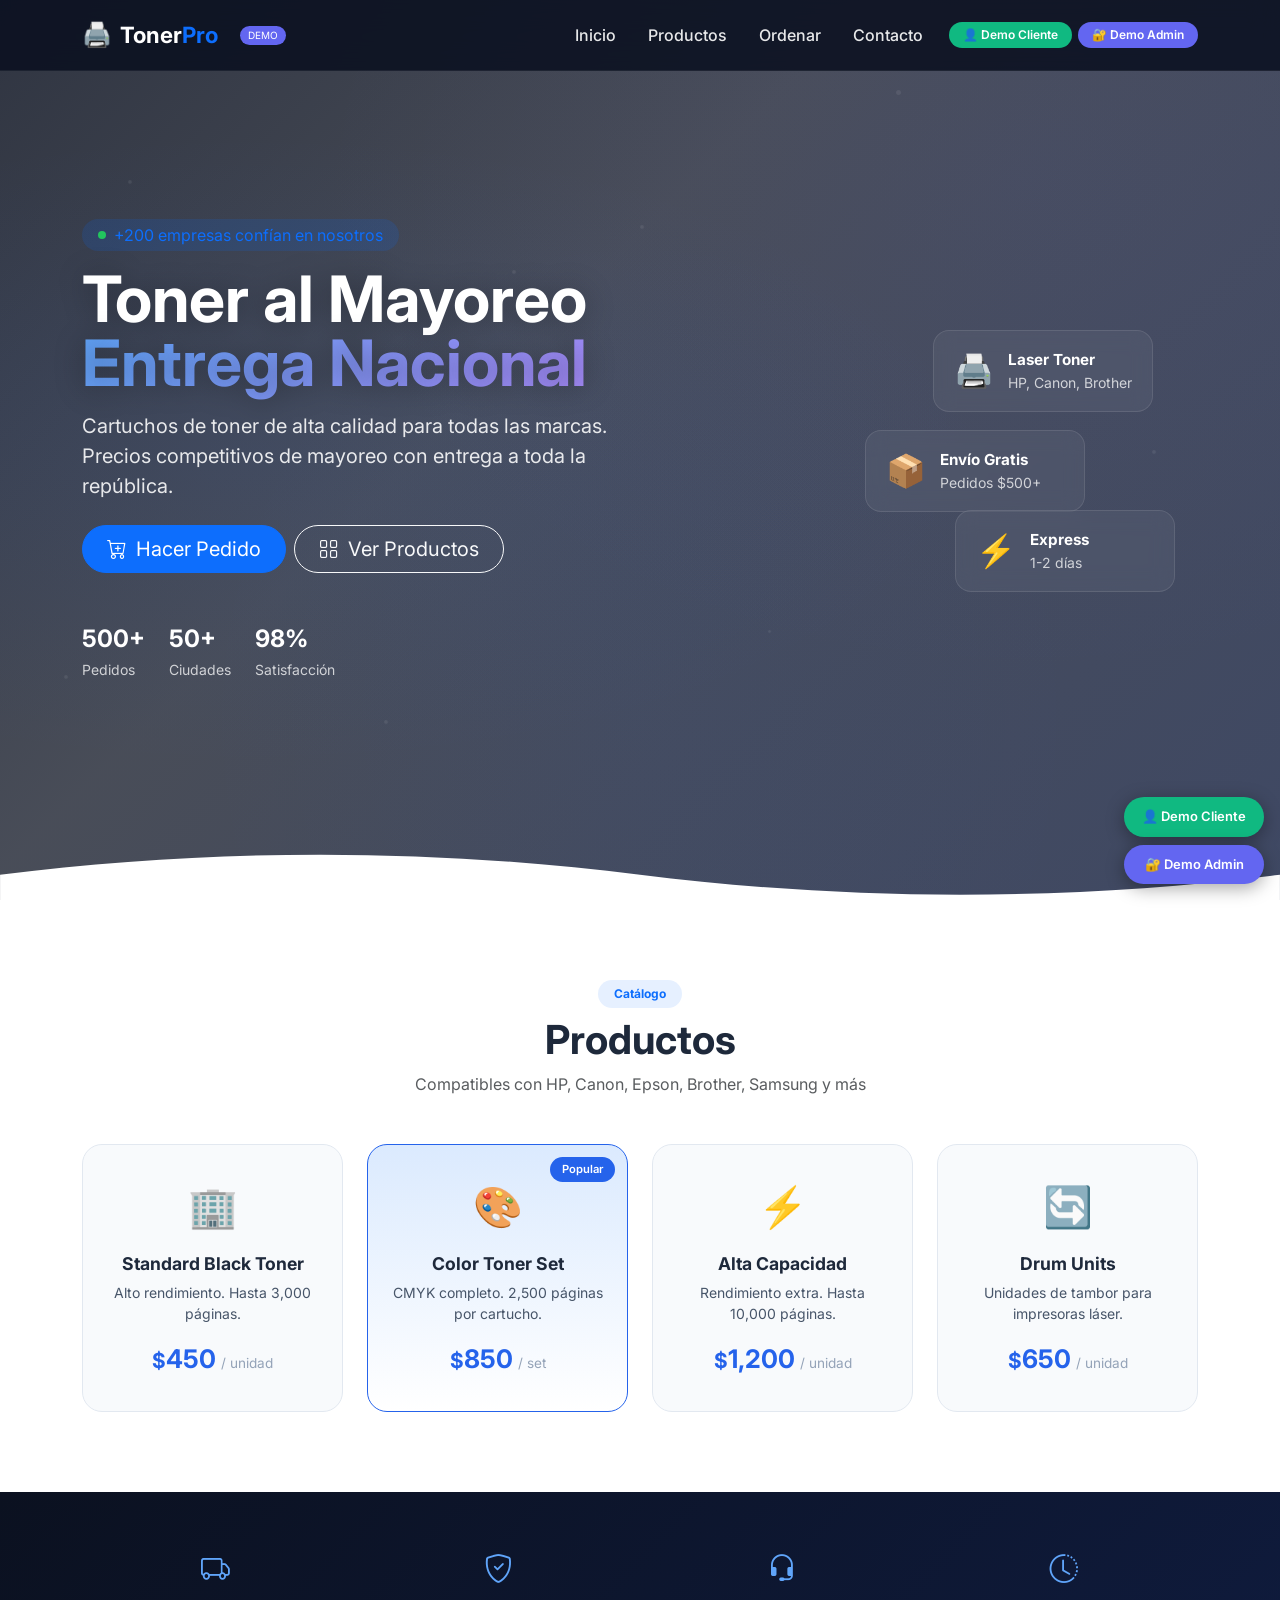
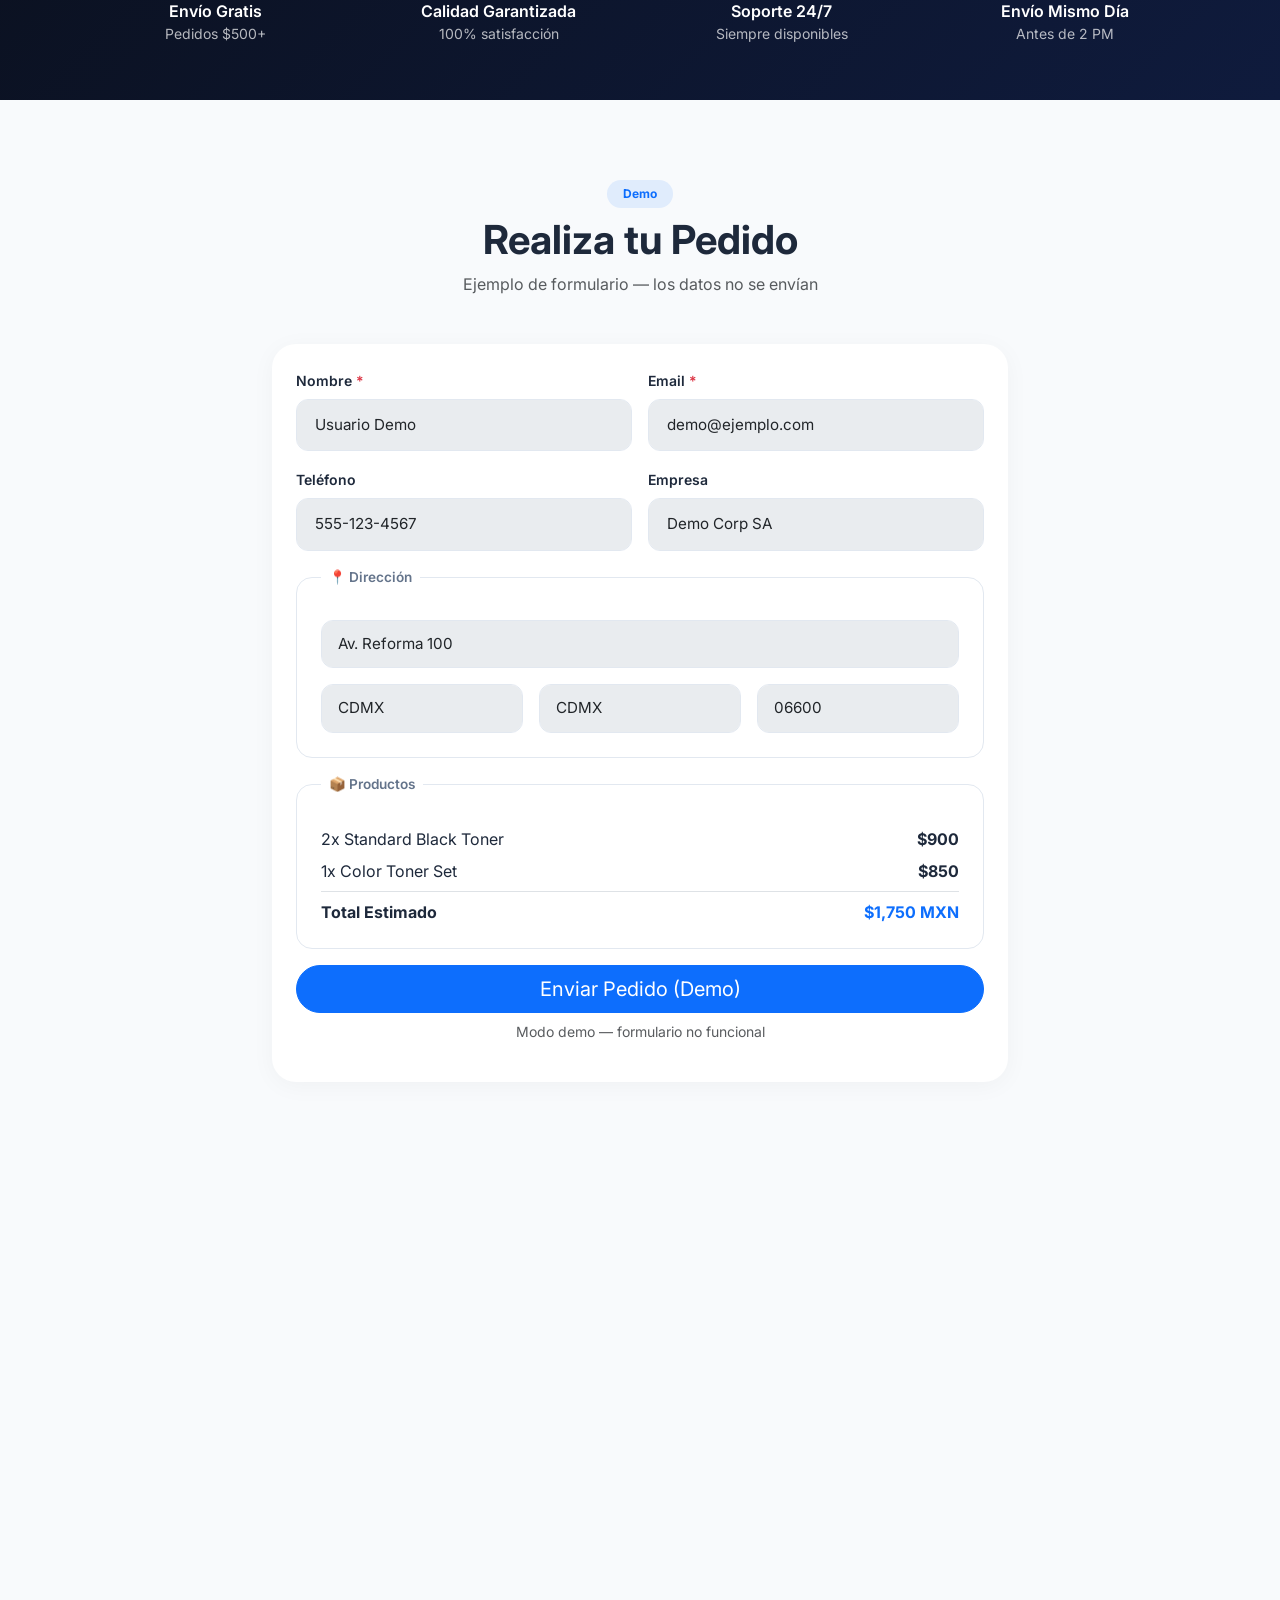
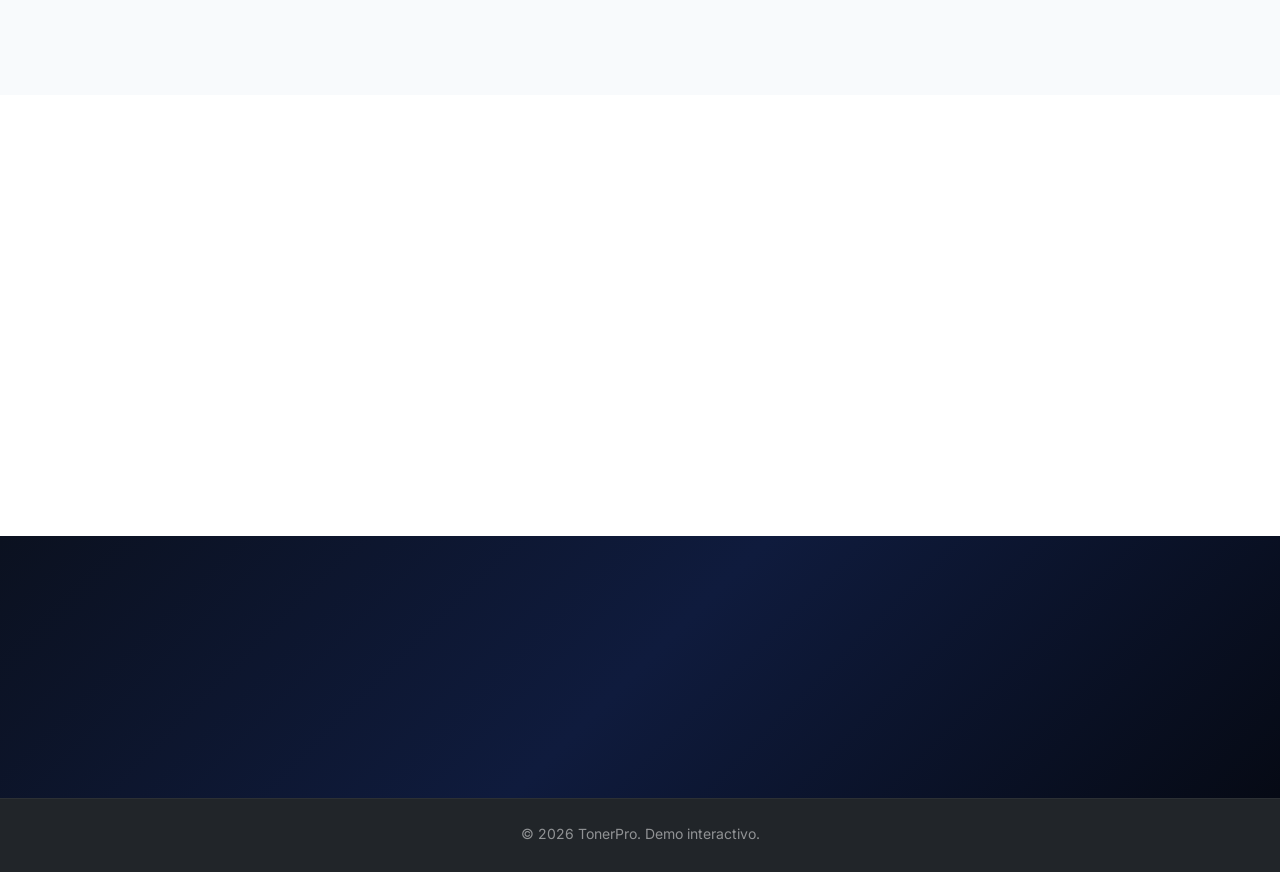
<file: toner-business/index.html>
<!DOCTYPE html>
<html lang="es">
<head>
  <meta charset="UTF-8">
  <meta name="viewport" content="width=device-width, initial-scale=1.0">
  <title>TonerPro — Demo Interactivo</title>
  <link rel="preconnect" href="https://fonts.googleapis.com">
  <link href="https://fonts.googleapis.com/css2?family=Inter:opsz@14..32&display=swap" rel="stylesheet">
  <link href="https://cdn.jsdelivr.net/npm/bootstrap@5.3.3/dist/css/bootstrap.min.css" rel="stylesheet">
  <link href="https://cdn.jsdelivr.net/npm/bootstrap-icons@1.11.3/font/bootstrap-icons.css" rel="stylesheet">
  <link rel="stylesheet" href="style.css">
  <style>
    .demo-btns { display: flex; gap: 6px; align-items: center; }
    .demo-btn { border: none; border-radius: 20px; padding: 4px 14px; font-size: 12px; font-weight: 600; cursor: pointer; transition: 0.2s; color: #fff; }
    .demo-btn-client { background: #10b981; } .demo-btn-client:hover { background: #059669; }
    .demo-btn-admin { background: #6366f1; } .demo-btn-admin:hover { background: #4f46e5; }
    .demo-btn-out { background: #ef4444; } .demo-btn-out:hover { background: #dc2626; }
    #adminPanel { display: none; background: #1e293b; color: #e2e8f0; }
    body.show-admin #adminPanel { display: block; }
    body.show-admin .hero-section, body.show-admin .section-products, body.show-admin .features-banner,
    body.show-admin .section-order, body.show-admin .section-testimonials, body.show-admin .section-contact,
    body.show-admin .cta-banner { display: none; }
    .admin-stat { background: #0f172a; border-radius: 12px; padding: 20px; border: 1px solid #334155; }
    .admin-stat .val { font-size: 24px; font-weight: 700; }
    .admin-stat .lbl { color: #94a3b8; font-size: 13px; }
    .demo-badge { background: #6366f1; color: #fff; font-size: 10px; padding: 2px 8px; border-radius: 10px; margin-left: 6px; }
  </style>
</head>
<body>

<!-- ===== NAVBAR ===== -->
<nav class="navbar navbar-expand-lg navbar-dark fixed-top" id="mainNav">
  <div class="container">
    <a class="navbar-brand fw-bold fs-4 d-flex align-items-center gap-2" href="." onclick="window.scrollTo({top:0,behavior:'smooth'});return false;">
      <span class="brand-icon">🖨️</span>
      <span class="brand-text">Toner<span class="text-primary">Pro</span></span>
    </a>
    <span class="demo-badge">DEMO</span>
    <button class="navbar-toggler border-0" type="button" data-bs-toggle="collapse" data-bs-target="#navMenu">
      <span class="navbar-toggler-icon"></span>
    </button>
    <div class="collapse navbar-collapse" id="navMenu">
      <ul class="navbar-nav ms-auto align-items-lg-center gap-1">
        <li class="nav-item"><a class="nav-link nav-link-custom" href="#home">Inicio</a></li>
        <li class="nav-item"><a class="nav-link nav-link-custom" href="#products">Productos</a></li>
        <li class="nav-item"><a class="nav-link nav-link-custom" href="#order">Ordenar</a></li>
        <li class="nav-item"><a class="nav-link nav-link-custom" href="#contact">Contacto</a></li>
        <li class="nav-item ms-lg-2">
          <div class="demo-btns" id="demoButtons">
            <button class="demo-btn demo-btn-client" onclick="loginDemo('cliente')">👤 Demo Cliente</button>
            <button class="demo-btn demo-btn-admin" onclick="loginDemo('admin')">🔐 Demo Admin</button>
          </div>
          <button class="demo-btn demo-btn-out d-none" id="logoutBtn" onclick="logoutDemo()">✕ Salir</button>
        </li>
      </ul>
    </div>
  </div>
</nav>

<!-- ===== HERO ===== -->
<section id="home" class="hero-section">
  <div class="hero-bg"><div class="hero-particles"><span></span><span></span><span></span><span></span><span></span><span></span><span></span><span></span><span></span><span></span></div></div>
  <div class="container position-relative" style="z-index:2;">
    <div class="row min-vh-100 align-items-center">
      <div class="col-lg-7 hero-text-col">
        <span class="badge bg-primary bg-opacity-15 text-primary rounded-pill px-3 py-2 mb-3 fs-6 fw-normal d-inline-flex align-items-center gap-2">
          <span class="hero-badge-dot"></span> +200 empresas confían en nosotros
        </span>
        <h1 class="display-3 fw-bold lh-1 mb-3 hero-title">
          Toner al Mayoreo<br>
          <span class="hero-highlight">Entrega Nacional</span>
        </h1>
        <p class="fs-5 text-white-70 mb-4 col-lg-10 px-0 hero-sub">
          Cartuchos de toner de alta calidad para todas las marcas. Precios competitivos de mayoreo con entrega a toda la república.
        </p>
        <div class="d-flex flex-wrap gap-2">
          <a href="#order" class="btn btn-primary btn-lg rounded-pill px-4"><i class="bi bi-cart-plus me-1"></i> Hacer Pedido</a>
          <a href="#products" class="btn btn-outline-light btn-lg rounded-pill px-4"><i class="bi bi-grid me-1"></i> Ver Productos</a>
        </div>
        <div class="d-flex gap-4 mt-5 hero-stats">
          <div><span class="fw-bold fs-4 text-white">500+</span><br><span class="text-white-50 small">Pedidos</span></div>
          <div><span class="fw-bold fs-4 text-white">50+</span><br><span class="text-white-50 small">Ciudades</span></div>
          <div><span class="fw-bold fs-4 text-white">98%</span><br><span class="text-white-50 small">Satisfacción</span></div>
        </div>
      </div>
      <div class="col-lg-5 d-none d-lg-block hero-visual-col">
        <div class="hero-visual">
          <div class="hero-card hero-card-1"><div class="hero-card-icon">🖨️</div><div class="hero-card-text"><div class="fw-bold">Laser Toner</div><div class="small text-white-50">HP, Canon, Brother</div></div></div>
          <div class="hero-card hero-card-2"><div class="hero-card-icon">📦</div><div class="hero-card-text"><div class="fw-bold">Envío Gratis</div><div class="small text-white-50">Pedidos $500+</div></div></div>
          <div class="hero-card hero-card-3"><div class="hero-card-icon">⚡</div><div class="hero-card-text"><div class="fw-bold">Express</div><div class="small text-white-50">1-2 días</div></div></div>
        </div>
      </div>
    </div>
  </div>
  <div class="hero-wave"><svg viewBox="0 0 1440 60" fill="none"><path d="M0 60V30C240 0 480 0 720 30C960 60 1200 60 1440 30V60H0Z" fill="white"/></svg></div>
</section>

<!-- ===== FLOATING MODE TOGGLES ===== -->
<div id="floatToggles" class="float-toggles">
  <button class="float-btn float-btn-client" onclick="loginDemo('cliente')">👤 Demo Cliente</button>
  <button class="float-btn float-btn-admin" onclick="loginDemo('admin')">🔐 Demo Admin</button>
  <button class="float-btn float-btn-out d-none" id="floatLogout" onclick="logoutDemo()">✕ Salir</button>
</div>

<!-- ===== PRODUCTS ===== -->
<section id="products" class="section-products">
  <div class="container">
    <div class="text-center mb-5">
      <span class="badge bg-primary bg-opacity-10 text-primary rounded-pill px-3 py-2 mb-2">Catálogo</span>
      <h2 class="display-6 fw-bold">Productos</h2>
      <p class="text-muted col-lg-6 mx-auto">Compatibles con HP, Canon, Epson, Brother, Samsung y más</p>
    </div>
    <div class="row g-4">
      <div class="col-sm-6 col-lg-3"><div class="product-card"><div class="product-icon-wrap">🏢</div><h5>Standard Black Toner</h5><p class="text-muted small">Alto rendimiento. Hasta 3,000 páginas.</p><div class="product-price">$<span class="product-price-value">450</span> <span class="product-price-unit">/ unidad</span></div></div></div>
      <div class="col-sm-6 col-lg-3"><div class="product-card product-card-featured"><div class="product-badge-featured">Popular</div><div class="product-icon-wrap">🎨</div><h5>Color Toner Set</h5><p class="text-muted small">CMYK completo. 2,500 páginas por cartucho.</p><div class="product-price">$<span class="product-price-value">850</span> <span class="product-price-unit">/ set</span></div></div></div>
      <div class="col-sm-6 col-lg-3"><div class="product-card"><div class="product-icon-wrap">⚡</div><h5>Alta Capacidad</h5><p class="text-muted small">Rendimiento extra. Hasta 10,000 páginas.</p><div class="product-price">$<span class="product-price-value">1,200</span> <span class="product-price-unit">/ unidad</span></div></div></div>
      <div class="col-sm-6 col-lg-3"><div class="product-card"><div class="product-icon-wrap">🔄</div><h5>Drum Units</h5><p class="text-muted small">Unidades de tambor para impresoras láser.</p><div class="product-price">$<span class="product-price-value">650</span> <span class="product-price-unit">/ unidad</span></div></div></div>
    </div>
  </div>
</section>

<!-- ===== FEATURES ===== -->
<section class="features-banner">
  <div class="container">
    <div class="row g-3 justify-content-center">
      <div class="col-6 col-md-3"><div class="feature-item"><div class="feature-icon"><i class="bi bi-truck"></i></div><div class="fw-semibold">Envío Gratis</div><div class="small text-white-50">Pedidos $500+</div></div></div>
      <div class="col-6 col-md-3"><div class="feature-item"><div class="feature-icon"><i class="bi bi-shield-check"></i></div><div class="fw-semibold">Calidad Garantizada</div><div class="small text-white-50">100% satisfacción</div></div></div>
      <div class="col-6 col-md-3"><div class="feature-item"><div class="feature-icon"><i class="bi bi-headset"></i></div><div class="fw-semibold">Soporte 24/7</div><div class="small text-white-50">Siempre disponibles</div></div></div>
      <div class="col-6 col-md-3"><div class="feature-item"><div class="feature-icon"><i class="bi bi-clock-history"></i></div><div class="fw-semibold">Envío Mismo Día</div><div class="small text-white-50">Antes de 2 PM</div></div></div>
    </div>
  </div>
</section>

<!-- ===== ORDER FORM (demo data) ===== -->
<section id="order" class="section-order">
  <div class="container">
    <div class="text-center mb-5">
      <span class="badge bg-primary bg-opacity-10 text-primary rounded-pill px-3 py-2 mb-2">Demo</span>
      <h2 class="display-6 fw-bold">Realiza tu Pedido</h2>
      <p class="text-muted col-lg-6 mx-auto">Ejemplo de formulario — los datos no se envían</p>
    </div>
    <div class="row justify-content-center">
      <div class="col-lg-8">
        <div class="order-form-card p-4">
          <div class="row g-3 mb-3">
            <div class="col-md-6"><label class="form-label fw-semibold small">Nombre <span class="text-danger">*</span></label><input class="form-control form-control-lg" value="Usuario Demo" disabled></div>
            <div class="col-md-6"><label class="form-label fw-semibold small">Email <span class="text-danger">*</span></label><input class="form-control form-control-lg" value="demo@ejemplo.com" disabled></div>
            <div class="col-md-6"><label class="form-label fw-semibold small">Teléfono</label><input class="form-control form-control-lg" value="555-123-4567" disabled></div>
            <div class="col-md-6"><label class="form-label fw-semibold small">Empresa</label><input class="form-control form-control-lg" value="Demo Corp SA" disabled></div>
          </div>
          <fieldset class="border rounded-4 p-3 p-md-4 mb-3">
            <legend class="float-none w-auto px-2 fw-semibold small">📍 Dirección</legend>
            <div class="row g-3">
              <div class="col-12"><input class="form-control" value="Av. Reforma 100" disabled></div>
              <div class="col-md-4"><input class="form-control" value="CDMX" disabled></div>
              <div class="col-md-4"><input class="form-control" value="CDMX" disabled></div>
              <div class="col-md-4"><input class="form-control" value="06600" disabled></div>
            </div>
          </fieldset>
          <fieldset class="border rounded-4 p-3 p-md-4 mb-3">
            <legend class="float-none w-auto px-2 fw-semibold small">📦 Productos</legend>
            <div class="d-flex justify-content-between mb-2"><span>2x Standard Black Toner</span><strong>$900</strong></div>
            <div class="d-flex justify-content-between mb-2"><span>1x Color Toner Set</span><strong>$850</strong></div>
            <div class="border-top pt-2 d-flex justify-content-between fw-bold"><span>Total Estimado</span><span class="text-primary">$1,750 MXN</span></div>
          </fieldset>
          <button class="btn btn-primary btn-lg rounded-pill w-100" onclick="new bootstrap.Modal(document.getElementById('orderFlowModal')).show()">Enviar Pedido (Demo)</button>
          <p class="text-center text-muted small mt-2">Modo demo — formulario no funcional</p>
        </div>
      </div>
    </div>
  </div>
</section>

<!-- ===== TESTIMONIALS ===== -->
<section class="section-testimonials">
  <div class="container">
    <div class="text-center mb-5"><span class="badge bg-primary bg-opacity-10 text-primary rounded-pill px-3 py-2 mb-2">Testimonios</span><h2 class="display-6 fw-bold">Qué Dicen Nuestros Clientes</h2></div>
    <div class="row g-4 justify-content-center">
      <div class="col-md-6 col-lg-4"><div class="testimonial-card"><div class="stars">★★★★★</div><p class="mt-2 mb-3">"El mejor proveedor de toner. Entrega confiable y precios excelentes para mayoreo."</p><div class="d-flex align-items-center gap-2"><div class="testimonial-avatar">CM</div><div><div class="fw-semibold small">Cliente Demo A</div><div class="text-muted small">Office Manager</div></div></div></div></div>
      <div class="col-md-6 col-lg-4"><div class="testimonial-card"><div class="stars">★★★★★</div><p class="mt-2 mb-3">"El procesamiento de pedidos automatizado es increíble. Confirmaciones y seguimiento al instante."</p><div class="d-flex align-items-center gap-2"><div class="testimonial-avatar">LP</div><div><div class="fw-semibold small">Cliente Demo B</div><div class="text-muted small">IT Director</div></div></div></div></div>
      <div class="col-md-6 col-lg-4"><div class="testimonial-card"><div class="stars">★★★★★</div><p class="mt-2 mb-3">"Envío rápido y excelente atención. Altamente recomendado para cualquier negocio."</p><div class="d-flex align-items-center gap-2"><div class="testimonial-avatar">RJ</div><div><div class="fw-semibold small">Cliente Demo C</div><div class="text-muted small">Dueño de Negocio</div></div></div></div></div>
    </div>
  </div>
</section>

<!-- ===== CONTACT ===== -->
<section id="contact" class="section-contact">
  <div class="container">
    <div class="text-center mb-5"><span class="badge bg-primary bg-opacity-10 text-primary rounded-pill px-3 py-2 mb-2">Contacto</span><h2 class="display-6 fw-bold">Contáctanos</h2></div>
    <div class="row justify-content-center"><div class="col-auto">
      <div class="d-flex flex-wrap justify-content-center gap-4 gap-md-5">
        <div class="contact-item-card"><div class="contact-icon-wrap">📞</div><h6 class="text-muted small mb-0">Teléfono</h6><p class="fw-semibold mb-0">+52 (555) 123-4567</p></div>
        <div class="contact-item-card"><div class="contact-icon-wrap">✉️</div><h6 class="text-muted small mb-0">Email</h6><p class="fw-semibold mb-0">ventas@tonerpro.com</p></div>
        <div class="contact-item-card"><div class="contact-icon-wrap">📍</div><h6 class="text-muted small mb-0">Ubicación</h6><p class="fw-semibold mb-0">Ciudad de México, MX</p></div>
      </div>
    </div></div>
  </div>
</section>

<!-- ===== CTA ===== -->
<section class="cta-banner">
  <div class="container text-center">
    <h2 class="fw-bold text-white mb-2">¿Listo para ordenar?</h2>
    <p class="text-white-50 mb-4">Recibe tu toner en cualquier parte del país — rápido y confiable.</p>
    <a href="#order" class="btn btn-primary btn-lg rounded-pill px-5 shadow-lg"><i class="bi bi-cart-plus me-1"></i> Hacer Pedido</a>
  </div>
</section>

<!-- ===== ADMIN PANEL (hidden by default) ===== -->
<div id="adminPanel">
  <div style="background:#1a1a2e;padding:12px 0;color:#fff">
    <div class="container d-flex justify-content-between align-items-center">
      <span><strong>🖨️ TonerPro — Admin Panel</strong> <span class="demo-badge">Demo</span></span>
      <button class="demo-btn demo-btn-out" onclick="logoutDemo()">✕ Salir</button>
    </div>
  </div>
  <div class="container py-4">
    <div class="row g-3 mb-4">
      <div class="col-sm-6 col-md-3"><div class="admin-stat"><div class="lbl">📦 Pedidos Totales</div><div class="val">247</div></div></div>
      <div class="col-sm-6 col-md-3"><div class="admin-stat"><div class="lbl">💰 Revenue</div><div class="val">$58,430</div></div></div>
      <div class="col-sm-6 col-md-3"><div class="admin-stat"><div class="lbl">🏢 Clientes</div><div class="val">89</div></div></div>
      <div class="col-sm-6 col-md-3"><div class="admin-stat"><div class="lbl">⏳ Pendientes</div><div class="val">12</div></div></div>
    </div>
    <div class="table-responsive mb-4">
      <table class="table table-dark table-hover align-middle" style="--bs-table-bg:#1e293b;border-radius:12px;overflow:hidden">
        <thead><tr><th>ID</th><th>Cliente</th><th>Items</th><th>Total</th><th>Estado</th><th>Asignado</th><th>Fecha</th><th></th></tr></thead>
        <tbody>
          <tr><td>#1042</td><td>Cliente Demo A</td><td>4x TN-450, 2x CF283A</td><td>$3,240</td><td><span class="badge bg-warning">Pendiente</span></td><td>—</td><td>8 Jun</td><td><div class="dropdown"><button class="btn btn-sm btn-outline-light rounded-pill dropdown-toggle" data-bs-toggle="dropdown">Acciones</button><ul class="dropdown-menu dropdown-menu-dark"><li><a class="dropdown-item" href="#" onclick="showAdminInfo('status')">Cambiar Estado</a></li><li><a class="dropdown-item" href="#" onclick="showAdminInfo('assign')">Asignar</a></li><li><a class="dropdown-item" href="#" onclick="showAdminInfo('notes')">Agregar Nota</a></li><li><a class="dropdown-item" href="#" onclick="showAdminInfo('priority')">Cambiar Prioridad</a></li></ul></div></td></tr>
          <tr><td>#1041</td><td>Cliente Demo B</td><td>10x CE505A, 5x CF280A</td><td>$8,750</td><td><span class="badge bg-info">Procesando</span></td><td>Staff 1</td><td>7 Jun</td><td><div class="dropdown"><button class="btn btn-sm btn-outline-light rounded-pill dropdown-toggle" data-bs-toggle="dropdown">Acciones</button><ul class="dropdown-menu dropdown-menu-dark"><li><a class="dropdown-item" href="#" onclick="showAdminInfo('status')">Cambiar Estado</a></li><li><a class="dropdown-item" href="#" onclick="showAdminInfo('assign')">Reasignar</a></li><li><a class="dropdown-item" href="#" onclick="showAdminInfo('notes')">Agregar Nota</a></li></ul></div></td></tr>
          <tr><td>#1040</td><td>Cliente Demo C</td><td>20x TN-1040</td><td>$6,200</td><td><span class="badge bg-success">Completado</span></td><td>Staff 2</td><td>6 Jun</td><td><button class="btn btn-sm btn-outline-light rounded-pill" onclick="showAdminInfo('view')">Ver</button></td></tr>
        </tbody>
      </table>
    </div>
    <div class="admin-stat"><h6>📝 Actividad Reciente</h6>
      <p class="text-secondary small mb-1">10:45 — Admin actualizó pedido #1042 a "Pendiente"</p>
      <p class="text-secondary small mb-1">09:30 — Cliente Demo B (PrintMax) realizó pedido #1041 por $8,750</p>
      <p class="text-secondary small mb-1">08:15 — Sistema: backup automático completado</p>
      <p class="text-secondary small mb-0">Ayer — Staff Demo 1 asignado a pedido #1041</p>
    </div>
  </div>
</div>

<!-- ===== FOOTER ===== -->
<footer class="bg-dark text-white-50 text-center py-4">
  <div class="container"><p class="mb-1 small">&copy; 2026 TonerPro. Demo interactivo.</p></div>
</footer>

<!-- ===== MODALS ===== -->
<div class="modal fade" id="orderFlowModal" tabindex="-1">
  <div class="modal-dialog modal-dialog-centered"><div class="modal-content border-0 shadow-lg rounded-4">
    <div class="modal-header border-0"><h5 class="modal-title fw-bold">📦 Flujo de Pedido</h5><button type="button" class="btn-close" data-bs-dismiss="modal"></button></div>
    <div class="modal-body">
      <div class="d-flex align-items-start gap-3 mb-3"><span class="badge bg-primary rounded-pill px-2">1</span><div><strong>Creación de cuenta</strong><p class="text-muted small mb-0">Al enviar tu primer pedido se crea una cuenta automáticamente con tu email. Recibes un correo para establecer contraseña.</p></div></div>
      <div class="d-flex align-items-start gap-3 mb-3"><span class="badge bg-primary rounded-pill px-2">2</span><div><strong>Vista previa del pedido</strong><p class="text-muted small mb-0">Revisas los productos, cantidades y total antes de confirmar. Puedes modificar cualquier dato.</p></div></div>
      <div class="d-flex align-items-start gap-3 mb-3"><span class="badge bg-primary rounded-pill px-2">3</span><div><strong>Datos de entrega</strong><p class="text-muted small mb-0">Dirección completa: calle, ciudad, estado, CP. Puedes guardar múltiples direcciones.</p></div></div>
      <div class="d-flex align-items-start gap-3 mb-3"><span class="badge bg-primary rounded-pill px-2">4</span><div><strong>Método de pago</strong><p class="text-muted small mb-0">Transferencia, depósito, pago contra entrega o factura. Seleccionas el que prefieras.</p></div></div>
      <div class="d-flex align-items-start gap-3"><span class="badge bg-primary rounded-pill px-2">5</span><div><strong>Confirmación y seguimiento</strong><p class="text-muted small mb-0">Recibes email de confirmación. Puedes ver tu pedido en "Mis Pedidos" y editarlo hasta que el admin cambie el estado.</p></div></div>
    </div>
    <div class="modal-footer border-0"><button class="btn btn-primary rounded-pill px-4" data-bs-dismiss="modal">Entendido</button></div>
  </div></div>
</div>

<div class="modal fade" id="adminActionModal" tabindex="-1">
  <div class="modal-dialog modal-dialog-centered"><div class="modal-content border-0 shadow-lg rounded-4">
    <div class="modal-header border-0"><h5 class="modal-title fw-bold" id="adminActionTitle">Acción</h5><button type="button" class="btn-close" data-bs-dismiss="modal"></button></div>
    <div class="modal-body" id="adminActionBody"></div>
    <div class="modal-footer border-0"><button class="btn btn-primary rounded-pill px-4" data-bs-dismiss="modal">Entendido</button></div>
  </div></div>
</div>

<script src="https://cdn.jsdelivr.net/npm/bootstrap@5.3.3/dist/js/bootstrap.bundle.min.js"></script>
<script>
function loginDemo(role) {
  if (role === 'admin') { document.body.classList.add('show-admin'); }
  document.getElementById('demoButtons').classList.add('d-none');
  document.getElementById('logoutBtn').classList.remove('d-none');
  var ft = document.getElementById('floatToggles');
  if (ft) { ft.querySelector('.float-btn-client').classList.add('d-none'); ft.querySelector('.float-btn-admin').classList.add('d-none'); ft.querySelector('.float-btn-out').classList.remove('d-none'); }
}
function logoutDemo() {
  document.body.classList.remove('show-admin');
  document.getElementById('demoButtons').classList.remove('d-none');
  document.getElementById('logoutBtn').classList.add('d-none');
  var ft = document.getElementById('floatToggles');
  if (ft) { ft.querySelector('.float-btn-client').classList.remove('d-none'); ft.querySelector('.float-btn-admin').classList.remove('d-none'); ft.querySelector('.float-btn-out').classList.add('d-none'); }
}
function showAdminInfo(action) {
  const t = document.getElementById('adminActionTitle');
  const b = document.getElementById('adminActionBody');
  const info = {
    status: { title: 'Cambiar Estado', body: '<p>Flujo de estados:</p><div class="d-flex gap-2 mb-2 flex-wrap"><span class="badge bg-warning">Pendiente</span> → <span class="badge bg-info">Procesando</span> → <span class="badge bg-primary">Enviado</span> → <span class="badge bg-success">Completado</span></div><p class="text-muted small">Solo admin y supervisor asignado pueden cambiar el estado. Cada cambio queda registrado en las notas del pedido.</p><p class="text-muted small mb-0"><strong>Cancelado:</strong> solo admin puede cancelar. Pedidos completados no se pueden modificar.</p>' },
    assign: { title: 'Asignar Pedido', body: '<p class="text-muted small">El admin asigna cada pedido a un miembro del staff (supervisor).</p><p class="text-muted small">El staff solo ve y gestiona los pedidos que tiene asignados. El admin puede reasignar en cualquier momento.</p><p class="text-muted small mb-0"><strong>Auto-asignación:</strong> cuando un supervisor cambia un pedido de Pendiente a Procesando, se le asigna automáticamente.</p>' },
    notes: { title: 'Notas Internas', body: '<p class="text-muted small">Las notas son visibles solo para admin y staff. El cliente no las ve.</p><p class="text-muted small">Cada acción (cambio de estado, asignación, prioridad) genera una nota automática con fecha, hora y usuario.</p><p class="text-muted small mb-0">Se pueden agregar notas manuales para seguimiento interno: "cliente llamó", "falta material", "entregar antes del viernes".</p>' },
    priority: { title: 'Prioridad', body: '<div class="d-flex gap-2 mb-2"><span class="badge bg-success">Normal</span> <span class="badge bg-warning">Importante</span> <span class="badge bg-danger">Urgente</span></div><p class="text-muted small">El admin o supervisor pueden cambiar la prioridad. Los pedidos urgentes aparecen primero en el dashboard.</p><p class="text-muted small mb-0">La prioridad ayuda a organizar el trabajo del equipo. No afecta al cliente.</p>' },
    view: { title: 'Ver Pedido', body: '<p class="text-muted small">Vista completa del pedido: datos del cliente, dirección de envío, productos, total, historial de estados y notas internas.</p><p class="text-muted small">Desde aquí se puede cambiar estado, asignar, agregar notas y cambiar prioridad.</p><p class="text-muted small mb-0"><strong>Pedidos completados:</strong> solo lectura. No se pueden modificar.</p>' },
  }[action];
  if (t && b && info) { t.textContent = info.title; b.innerHTML = info.body; new bootstrap.Modal(document.getElementById('adminActionModal')).show(); }
}
// Navbar scroll
window.addEventListener('scroll', () => {
  document.getElementById('mainNav').classList.toggle('navbar-scrolled', window.scrollY > 60);
});
// Nav links: auto-logout when in admin view so sections are visible
document.querySelectorAll('.nav-link-custom').forEach(function(link) {
  link.addEventListener('click', function(e) {
    if (document.body.classList.contains('show-admin')) {
      logoutDemo();
      setTimeout(function() {
        var target = document.querySelector(link.getAttribute('href'));
        if (target) target.scrollIntoView({ behavior: 'smooth' });
      }, 50);
    }
  });
});
// Hero parallax
(function() {
  const v = document.querySelector('.hero-visual');
  if (!v) return;
  const c = v.querySelectorAll('.hero-card');
  v.addEventListener('mousemove', e => {
    const r = v.getBoundingClientRect();
    const dx = (e.clientX - (r.left + r.width / 2)) / r.width;
    const dy = (e.clientY - (r.top + r.height / 2)) / r.height;
    c.forEach((card, i) => { const f = 8 + i * 4; card.style.setProperty('--mx', `${dx * f}px`); card.style.setProperty('--my', `${dy * f}px`); });
  });
  v.addEventListener('mouseleave', () => c.forEach(card => { card.style.setProperty('--mx', '0px'); card.style.setProperty('--my', '0px'); }));
})();
</script>
</body>
</html>
</file>
<file: style.css>
/* ==========================================
   VARIABLES & DESIGN MATRIX
   ========================================== */
:root {
    --bg-main: #050806;
    --card-bg: rgba(10, 16, 12, 0.9);
    --text-main: #dcebe3;
    --text-bright: #ffffff;
    --border-color: #2d6b4a;
    
    --accent-neon: #00ffa3;
    --accent-critical: #ff3366;
    --accent-dim: #1a7a55;
    
    --font-terminal: 'Courier New', Courier, monospace;
    --font-readable: 'Segoe UI', Tahoma, Geneva, Verdana, sans-serif;
}

body {
    background-color: var(--bg-main);
    color: var(--text-main);
    font-family: var(--font-terminal);
    margin: 0;
    padding: 20px;
    box-sizing: border-box;
    overflow-x: hidden;
    line-height: 1.5;
    transition: color 0.4s ease;
    -webkit-font-smoothing: antialiased;
}

.main-deck {
    transition: background 0.4s ease, box-shadow 0.4s ease, border-radius 0.4s ease, padding 0.4s ease;
}

body.readable-font {
    font-family: var(--font-readable) !important;
}

body.overclocked {
    --accent-neon: #ff3366 !important;
    --accent-critical: #00ff99 !important;
    --border-color: #5a1827 !important;
    --bg-main: #0a0305 !important;
}

/* OVERLAY MODULES */
.overlay-screen {
    position: fixed;
    top: 0;
    left: 0;
    width: 100vw;
    height: 100vh;
    background: var(--bg-main);
    z-index: 9999;
    display: flex;
    justify-content: center;
    align-items: center;
    padding: 20px;
    box-sizing: border-box;
}

.hidden { display: none !important; }

#gatekeeper-screen {
    background: rgba(5, 8, 6, 0.65) !important;
    backdrop-filter: blur(3px);
}

#gatekeeper-screen .gatekeeper-frame {
    animation: framePulse 4s ease-in-out infinite;
}

@keyframes framePulse {
    0%, 100% { box-shadow: 0 0 30px rgba(0, 255, 255, 0.15), 0 0 60px rgba(0, 255, 255, 0.05); }
    50% { box-shadow: 0 0 50px rgba(255, 0, 255, 0.25), 0 0 80px rgba(255, 0, 255, 0.1); }
}

.gatekeeper-frame {
    background: rgba(10, 16, 12, 0.75);
    border: 2px solid var(--border-color);
    padding: 40px;
    text-align: center;
    max-width: 500px;
    width: 100%;
    box-shadow: 0 0 30px rgba(0, 0, 0, 0.7);
    transition: box-shadow 0.3s ease;
}

.gatekeeper-frame:hover {
    border-color: var(--accent-neon);
    box-shadow: 0 0 40px rgba(0, 255, 153, 0.2), 0 0 80px rgba(0, 255, 153, 0.05);
}

.glitch-title {
    color: var(--text-bright);
    font-size: 2rem;
    margin-bottom: 10px;
    letter-spacing: 2px;
    text-shadow: 0 0 10px rgba(0, 255, 255, 0.5), 0 0 20px rgba(0, 255, 255, 0.3), 0 0 40px rgba(255, 0, 255, 0.2);
    animation: titleGlow 3s ease-in-out infinite;
}

@keyframes titleGlow {
    0%, 100% { text-shadow: 0 0 10px rgba(0, 255, 255, 0.5), 0 0 20px rgba(0, 255, 255, 0.3), 0 0 40px rgba(255, 0, 255, 0.2); }
    50% { text-shadow: 0 0 20px rgba(255, 0, 255, 0.6), 0 0 40px rgba(255, 0, 255, 0.4), 0 0 60px rgba(0, 255, 255, 0.3); }
}

.gatekeeper-hint { margin-bottom: 30px; color: var(--text-main); letter-spacing: 3px; }
.gatekeeper-actions { display: flex; flex-direction: column; gap: 15px; }

.btn-gate {
    position: relative;
    overflow: hidden;
    transition: all 0.3s ease;
}

.btn-gate::after {
    content: '';
    position: absolute;
    top: -50%;
    left: -50%;
    width: 200%;
    height: 200%;
    background: linear-gradient(45deg, transparent, rgba(0, 255, 255, 0.05), transparent);
    animation: btnSweep 3s linear infinite;
}

@keyframes btnSweep {
    0% { transform: translateX(-100%) rotate(45deg); }
    100% { transform: translateX(100%) rotate(45deg); }
}

.btn-gate:hover::after { display: none; }

.boot-container {
    width: 100%;
    max-width: 800px;
    height: 80vh;
    background: #000000;
    border: 1px solid var(--accent-dim);
    display: flex;
    flex-direction: column;
    padding: 15px;
}

.boot-header {
    display: flex;
    justify-content: space-between;
    border-bottom: 1px solid var(--accent-dim);
    padding-bottom: 8px;
    font-size: 0.85rem;
    color: var(--accent-neon);
}

.boot-log-output {
    flex-grow: 1;
    overflow-y: auto;
    margin-top: 15px;
    font-size: 0.95rem;
    color: var(--accent-neon);
}

.login-prompt-zone {
    margin-top: 10px;
    border-top: 1px dashed var(--accent-dim);
    padding-top: 15px;
}

.terminal-input-line { display: flex; gap: 10px; align-items: center; margin-top: 5px; }
.terminal-input {
    background: transparent; border: none; outline: none;
    color: #ffffff; font-family: inherit; font-size: 1rem; flex-grow: 1;
}

.blink-prompt { animation: blink 1s infinite; }
@keyframes blink { 50% { opacity: 0; } }

/* MAIN DECK DESIGN */
.main-deck { max-width: 1000px; margin: 0 auto; }
.deck-header {
    display: flex; justify-content: space-between; align-items: flex-start;
    flex-wrap: wrap; gap: 20px; border-bottom: 2px solid var(--border-color); padding-bottom: 20px;
}
.main-title { margin: 0; font-size: 2.2rem; color: var(--text-bright); letter-spacing: 1px; text-shadow: 0 0 20px rgba(0, 255, 163, 0.15), 0 0 40px rgba(0, 255, 163, 0.05); }
.main-subtitle { color: var(--accent-neon); font-weight: bold; margin: 5px 0 8px 0; text-shadow: 0 0 10px rgba(0, 255, 163, 0.2); }

.contact-sub-bar { margin: 0; font-size: 0.85rem; display: flex; align-items: center; gap: 12px; flex-wrap: wrap; }
.contact-meta { font-size: 0.8rem; color: var(--accent-neon); }
.linkedin-link {
    display: inline-flex;
    align-items: center;
    gap: 6px;
    color: var(--accent-neon);
    font-weight: bold;
    font-size: 1rem;
    text-decoration: none;
    padding: 6px 14px;
    border: 1px solid var(--accent-neon);
    transition: all 0.3s ease;
    letter-spacing: 0.5px;
}
.linkedin-link:hover {
    background: var(--accent-neon);
    color: #000000 !important;
    box-shadow: 0 0 20px rgba(0, 255, 163, 0.3), 0 0 40px rgba(0, 255, 163, 0.1);
    text-shadow: none !important;
}
.control-matrix { display: flex; flex-wrap: wrap; gap: 8px; }

.section-card {
    background: var(--card-bg);
    border: 1px solid var(--border-color);
    padding: 25px;
    margin-bottom: 25px;
    border-radius: 2px;
    box-shadow: 0 0 20px rgba(0, 255, 163, 0.04), 0 0 40px rgba(0, 255, 163, 0.02), inset 0 0 30px rgba(0, 255, 163, 0.02);
    transition: box-shadow 0.3s ease, border-color 0.3s ease;
}
.section-card:hover {
    border-color: var(--accent-neon);
    box-shadow: 0 0 25px rgba(0, 255, 163, 0.08), 0 0 50px rgba(0, 255, 163, 0.03);
}
.section-card h2 { margin-top: 0; margin-bottom: 20px; font-size: 1.25rem; color: var(--text-bright); border-bottom: 1px solid var(--border-color); padding-bottom: 8px; }

.btn-gate, .btn-control, .btn-skip, .btn-decrypt {
    background: transparent; border: 1px solid var(--accent-neon); color: var(--accent-neon);
    font-family: inherit; padding: 8px 14px; cursor: pointer; font-weight: bold; transition: all 0.2s ease;
}
.btn-gate:hover, .btn-control:hover, .btn-skip:hover, .btn-decrypt:hover { background: var(--accent-neon); color: #000000 !important; transform: scale(1.03); }
body.high-contrast-mode .btn-gate:hover, body.high-contrast-mode .btn-control:hover, body.high-contrast-mode .btn-skip:hover, body.high-contrast-mode .btn-decrypt:hover { color: #ffffff !important; transform: scale(1.03); }
.btn-gate, .btn-control, .btn-skip, .btn-decrypt { transition: all 0.25s ease, transform 0.2s ease; }
.btn-danger:hover { transform: scale(1.03); }

.display-description {
    transition: opacity 0.25s ease;
}

.btn-danger { border-color: var(--accent-critical); color: var(--accent-critical); }
.btn-danger:hover { background: var(--accent-critical); color: #ffffff !important; }

.metrics-grid { display: grid; grid-template-columns: repeat(auto-fill, minmax(200px, 1fr)); gap: 15px; }
.metric-cell { border: 1px solid var(--border-color); padding: 15px; background: rgba(0,0,0,0.25); transition: border-color 0.3s ease, box-shadow 0.3s ease; }
.metric-cell:hover { border-color: var(--accent-neon); box-shadow: 0 0 10px rgba(0, 255, 163, 0.06); }
body.high-contrast-mode .metric-cell { background: #f1f5f9; }
.metric-label { display: block; font-size: 0.8rem; opacity: 0.7; margin-bottom: 5px; }
.metric-value { font-size: 1.15rem; font-weight: bold; }

/* INVENTORY INTERFACE MATRIX */
.section-instruction { font-size: 0.85rem; margin-bottom: 15px; opacity: 0.7; }
.inventory-container { display: grid; grid-template-columns: 1fr 1fr; gap: 20px; }
@media (max-width: 768px) { .inventory-container { grid-template-columns: 1fr; } }

.inventory-grid { display: grid; grid-template-columns: 1fr 1fr; gap: 10px; align-content: start; }
.inv-slot { border: 1px solid var(--border-color); padding: 12px; text-align: center; background: rgba(0,0,0,0.3); cursor: pointer; font-size: 0.85rem; user-select: none; text-overflow: ellipsis; overflow: hidden; white-space: nowrap; transition: border-color 0.3s ease, box-shadow 0.3s ease, background 0.3s ease; }
.inv-slot:hover { border-color: var(--accent-neon); background: rgba(0, 255, 163, 0.04); box-shadow: 0 0 8px rgba(0, 255, 163, 0.06); }
body.high-contrast-mode .inv-slot { background: #f8fafc; }
body.high-contrast-mode .inv-slot:hover { background: rgba(37, 99, 235, 0.04); border-color: var(--accent-neon); }
.inv-slot.active { border-color: var(--accent-neon); background: rgba(0, 255, 163, 0.08); color: var(--text-bright); font-weight: bold; box-shadow: 0 0 12px rgba(0, 255, 163, 0.15), 0 0 24px rgba(0, 255, 163, 0.05); }
body.high-contrast-mode .inv-slot.active { background: rgba(37, 99, 235, 0.08); color: var(--accent-neon); box-shadow: 0 0 8px rgba(37, 99, 235, 0.1); }

.inventory-display-pane { border: 1px solid var(--border-color); padding: 20px; background: rgba(0,0,0,0.4); min-height: 250px; box-shadow: inset 0 0 20px rgba(0, 255, 163, 0.03); }
body.high-contrast-mode .inventory-display-pane { background: #ffffff; box-shadow: inset 0 0 10px rgba(0,0,0,0.02); }
.display-title { margin-top: 0; color: var(--text-bright); text-shadow: 0 0 10px rgba(0, 255, 163, 0.1); }
.display-meta { font-size: 0.85rem; margin: 10px 0; }
.display-meta p { margin: 4px 0; }
.pane-divider { border: 0; border-top: 1px dashed var(--border-color); margin: 15px 0; }

/* EXPERIENCE TIMELINE CONTAINER MODULES */
.log-section-header { display: flex; justify-content: space-between; align-items: center; flex-wrap: wrap; gap: 15px; margin-bottom: 20px; border-bottom: 1px solid var(--border-color); padding-bottom: 8px; }
.log-section-header h2 { margin: 0; border: none !important; padding: 0; }
.timeline { display: flex; flex-direction: column; gap: 20px; }
.timeline-event { width: 100%; }

.terminal-experience-box { background: rgba(12, 15, 18, 0.95); border: 1px solid var(--accent-neon); border-left: 4px solid var(--accent-neon); padding: 22px; border-radius: 4px; box-shadow: 0 4px 20px rgba(0, 255, 204, 0.06), 0 0 30px rgba(0, 255, 163, 0.03); font-family: inherit; transition: all 0.3s ease; animation: boxFadeIn 0.4s ease-out forwards; }
@keyframes boxFadeIn { from { opacity: 0; transform: translateY(8px); } to { opacity: 1; transform: translateY(0); } }

.experience-header { display: flex; justify-content: space-between; align-items: center; flex-wrap: wrap; gap: 10px; }
.role-title { font-size: 1.15rem; font-weight: bold; color: var(--text-bright); }
.role-date { color: var(--accent-neon); font-weight: bold; font-size: 0.95rem; }
.experience-metadata { margin-top: 6px; font-size: 0.8rem; font-weight: bold; opacity: 0.8; }
.tag-accent { color: var(--accent-critical); }
.tag-divider { color: var(--border-color); margin: 0 6px; }
.tag-secondary { color: #a0aec0; }
.box-divider { border: 0; border-top: 1px dashed var(--border-color); margin: 15px 0; }

.decryption-status-line { display: flex; align-items: center; gap: 8px; margin-bottom: 15px; }
.status-indicator-dot { width: 6px; height: 6px; background-color: var(--accent-neon); border-radius: 50%; }
.status-text { font-size: 0.75rem; font-weight: bold; color: var(--accent-neon); letter-spacing: 0.5px; }
.company-log-block { line-height: 1.6; }
.company-name { display: block; font-weight: bold; color: var(--text-bright); margin-bottom: 10px; font-size: 0.95rem; }

.clean-log-bullets { list-style: none; padding-left: 0; margin: 0; }
.clean-log-bullets li { position: relative; padding-left: 20px; margin-bottom: 12px; font-size: 0.95rem; color: var(--text-main); }
.clean-log-bullets li::before { content: "•"; position: absolute; left: 0; color: var(--accent-neon); font-weight: bold; }
.clean-log-bullets li:last-child { margin-bottom: 0; }

body.high-contrast-mode .section-card { background: #ffffff !important; box-shadow: 0 1px 4px rgba(0,0,0,0.04) !important; }
body.high-contrast-mode .section-card:hover { border-color: var(--accent-neon) !important; box-shadow: 0 2px 8px rgba(37, 99, 235, 0.08) !important; }
body.high-contrast-mode .terminal-experience-box { background: #ffffff !important; border-color: var(--border-color) !important; border-left-color: var(--accent-neon) !important; box-shadow: 0 1px 4px rgba(0,0,0,0.04) !important; }
body.high-contrast-mode .role-title, body.high-contrast-mode .company-name { color: #1a202c !important; }
body.high-contrast-mode .clean-log-bullets li { color: #2d3748 !important; }
body.high-contrast-mode .tag-secondary { color: #718096 !important; }

.text-accent { color: var(--accent-critical) !important; }
.text-neon { color: var(--accent-neon) !important; }

.staggered-reveal { opacity: 0; transform: translateY(10px); transition: opacity 0.4s ease, transform 0.4s ease; }
.staggered-reveal.visible { opacity: 1; transform: translateY(0); }

/* ==========================================
   MATRIX RAIN & BOOT EFFECTS
   ========================================== */
.matrix-rain {
    position: fixed;
    top: 0; left: 0;
    width: 100%; height: 100%;
    z-index: 1;
    pointer-events: none;
    opacity: 0.6;
}

#boot-screen {
    background: rgba(5, 8, 6, 0.65) !important;
}

.boot-container {
    background: rgba(0, 0, 0, 0.7) !important;
    backdrop-filter: blur(2px);
}

.glitch-flash {
    animation: glitchFlicker 0.15s ease 4;
}

@keyframes glitchFlicker {
    0% { opacity: 1; transform: translate(0); }
    25% { opacity: 0.2; transform: translate(-3px, 1px); }
    50% { opacity: 0.9; transform: translate(3px, -1px); }
    75% { opacity: 0.3; transform: translate(-1px, 2px); }
    100% { opacity: 1; transform: translate(0); }
}

@keyframes scanlineFlicker {
    0% { opacity: 0.4; }
    50% { opacity: 0.2; }
    100% { opacity: 0.4; }
}

#boot-log p {
    margin: 0 0 4px 0;
    animation: textFadeIn 0.3s ease-out;
}

@keyframes textFadeIn {
    from { opacity: 0; transform: translateY(5px); }
    to { opacity: 1; transform: translateY(0); }
}

.blink-prompt {
    animation: blink 0.8s infinite;
}

body.high-contrast-mode .matrix-rain { opacity: 0.2; }
body.high-contrast-mode #boot-screen { background: #f8fafc !important; }
body.high-contrast-mode .boot-container { background: #ffffff !important; }
body.high-contrast-mode #gatekeeper-screen { background: #f8fafc !important; backdrop-filter: none !important; }
body.high-contrast-mode #gatekeeper-screen .gatekeeper-frame { background: #ffffff !important; }
body.high-contrast-mode .gatekeeper-hint { color: #64748b !important; }
body.high-contrast-mode .glitch-title { color: #0f172a !important; text-shadow: 0 0 10px rgba(37, 99, 235, 0.3) !important; }

/* ==========================================
   NEON LANDING DECORATIVE ELEMENTS
   ========================================== */
:root {
    --neon-primary: #0ff;
    --neon-secondary: #f0f;
    --neon-tertiary: #ff0;
}

.scene, #scene {
    position: fixed;
    top: 0;
    left: 0;
    width: 100%;
    height: 100%;
    z-index: 0;
    pointer-events: none;
    will-change: transform;
}

.matrix-rain {
    will-change: transform;
}

.main-deck, .overlay-screen {
    position: relative;
    z-index: 1;
}

.overlay-screen {
    position: fixed;
    z-index: 9999;
}

.grid-lines {
    position: fixed;
    top: 0;
    left: 0;
    width: 100%;
    height: 100%;
    background: 
        linear-gradient(90deg, rgba(0, 255, 255, 0.06) 1px, transparent 1px),
        linear-gradient(rgba(0, 255, 255, 0.06) 1px, transparent 1px),
        linear-gradient(90deg, rgba(255, 0, 255, 0.02) 2px, transparent 2px),
        linear-gradient(rgba(255, 0, 255, 0.02) 2px, transparent 2px);
    background-size: 80px 80px, 80px 80px, 160px 160px, 160px 160px;
    animation: gridMove 20s linear infinite;
    z-index: 0;
    pointer-events: none;
}

@keyframes gridMove {
    0% { transform: translate(0, 0); }
    100% { transform: translate(80px, 80px); }
}

.scanlines {
    position: fixed;
    top: 0;
    left: 0;
    width: 100%;
    height: 100%;
    background: repeating-linear-gradient(
        0deg,
        transparent,
        transparent 2px,
        rgba(0, 0, 0, 0.1) 2px,
        rgba(0, 0, 0, 0.1) 4px
    );
    pointer-events: none;
    z-index: 2;
}

.corner {
    position: fixed;
    width: 100px;
    height: 100px;
    border: 2px solid var(--neon-primary);
    opacity: 0.45;
    z-index: 0;
    pointer-events: none;
    box-shadow: 0 0 15px rgba(0, 255, 255, 0.15), inset 0 0 15px rgba(0, 255, 255, 0.05);
}

.corner-tl, .corner-br { border-color: var(--neon-primary); }
.corner-tr, .corner-bl { border-color: var(--neon-secondary); }

.corner-tl { top: 20px; left: 20px; border-right: none; border-bottom: none; }
.corner-tr { top: 20px; right: 20px; border-left: none; border-bottom: none; }
.corner-bl { bottom: 20px; left: 20px; border-right: none; border-top: none; }
.corner-br { bottom: 20px; right: 20px; border-left: none; border-top: none; }

.floating-shapes {
    position: fixed;
    top: 0;
    left: 0;
    width: 100%;
    height: 100%;
    z-index: 0;
    overflow: hidden;
    pointer-events: none;
}

.shape {
    position: absolute;
    border: 2px solid;
    opacity: 0.35;
    animation: float 8s ease-in-out infinite;
    box-shadow: 0 0 20px currentColor, inset 0 0 10px currentColor;
}

.shape-1 {
    width: 80px; height: 80px;
    top: 12%; left: 8%;
    border-color: var(--neon-primary);
    transform: rotate(45deg);
    color: var(--neon-primary);
    animation-duration: 7s;
}

.shape-2 {
    width: 120px; height: 120px;
    top: 65%; right: 12%;
    border-color: var(--neon-secondary);
    border-radius: 50%;
    animation-delay: -2s;
    color: var(--neon-secondary);
    animation-duration: 9s;
}

.shape-3 {
    width: 60px; height: 60px;
    bottom: 25%; left: 18%;
    border-color: var(--neon-tertiary);
    clip-path: polygon(50% 0%, 100% 100%, 0% 100%);
    animation-delay: -4s;
    color: var(--neon-tertiary);
    animation-duration: 6s;
}

.shape-4 {
    width: 40px; height: 40px;
    top: 40%; left: 60%;
    border-color: var(--neon-primary);
    border-radius: 4px;
    animation-delay: -1s;
    animation-duration: 11s;
    color: var(--neon-primary);
    opacity: 0.25;
    box-shadow: 0 0 10px currentColor;
}

.shape-5 {
    width: 30px; height: 30px;
    top: 25%; right: 35%;
    border-color: var(--neon-tertiary);
    border-radius: 50%;
    animation-delay: -5s;
    animation-duration: 13s;
    color: var(--neon-tertiary);
    opacity: 0.2;
    box-shadow: 0 0 8px currentColor;
}

@keyframes float {
    0%, 100% { transform: translateY(0) rotate(0deg); }
    33% { transform: translateY(-25px) rotate(5deg); }
    66% { transform: translateY(10px) rotate(-3deg); }
}

.mouse-trail {
    position: fixed;
    width: 24px;
    height: 24px;
    border: 2px solid var(--neon-primary);
    border-radius: 50%;
    pointer-events: none;
    transform: translate(-50%, -50%);
    transition: transform 0.1s ease, width 0.2s, height 0.2s;
    z-index: 9998;
    opacity: 0.5;
    mix-blend-mode: screen;
}

.mouse-trail.hovering {
    width: 40px;
    height: 40px;
    border-color: var(--neon-secondary);
    opacity: 0.8;
}

.version {
    position: fixed;
    bottom: 20px;
    left: 130px;
    font-size: 0.65rem;
    color: var(--text-dim, #667);
    letter-spacing: 2px;
    z-index: 1;
    pointer-events: none;
    font-family: var(--font-terminal);
}

.time {
    position: fixed;
    bottom: 20px;
    right: 130px;
    font-size: 0.65rem;
    color: var(--neon-primary);
    letter-spacing: 2px;
    z-index: 1;
    pointer-events: none;
    font-family: var(--font-terminal);
}

/* ==========================================
   HR MODE — WHITE CV CARD ON CYBER BG
   ========================================== */
body.high-contrast-mode .mouse-trail { border-color: #2563eb; opacity: 0.3; }
body.high-contrast-mode .time { color: #2563eb; }
body.high-contrast-mode .version { color: #94a3b8; }

body.high-contrast-mode {
    font-family: 'Segoe UI', Tahoma, Geneva, Verdana, sans-serif !important;
    padding: 20px !important;
}

body.high-contrast-mode .main-deck {
    background: rgba(255, 255, 255, 0.35) !important;
    backdrop-filter: blur(4px) !important;
    -webkit-backdrop-filter: blur(4px) !important;
    border-radius: 12px !important;
    padding: 35px 40px !important;
    box-shadow: 0 8px 50px rgba(0,0,0,0.6), 0 0 100px rgba(0,0,0,0.3) !important;
    margin: 20px auto !important;
    position: relative;
    z-index: 3;
    color: #0f172a !important;
}

/* Header */
body.high-contrast-mode .deck-header {
    flex-direction: column !important;
    align-items: flex-start !important;
    gap: 8px !important;
    border-bottom: 2px solid #e2e8f0 !important;
    padding-bottom: 20px !important;
    margin-bottom: 25px !important;
}
body.high-contrast-mode .main-title {
    color: #000000 !important;
    font-size: 2.4rem !important;
    font-weight: 800 !important;
    text-shadow: none !important;
    letter-spacing: -0.5px !important;
}
body.high-contrast-mode .main-subtitle {
    color: #000000 !important;
    font-size: 1.05rem !important;
    font-weight: 500 !important;
    text-shadow: none !important;
    margin: 0 0 8px 0 !important;
}
body.high-contrast-mode .contact-meta { font-size: 0.8rem; color: #000000; }
body.high-contrast-mode .linkedin-link {
    color: #1d4ed8 !important;
    border-color: #1d4ed8 !important;
    font-weight: 600 !important;
    border-radius: 6px !important;
    background: rgba(29, 78, 216, 0.06) !important;
    text-shadow: none !important;
}
body.high-contrast-mode .linkedin-link:hover {
    background: #1d4ed8 !important;
    color: #ffffff !important;
    box-shadow: 0 2px 12px rgba(29, 78, 216, 0.25) !important;
    text-shadow: none !important;
}
body.high-contrast-mode .control-matrix { align-self: flex-start !important; }

/* Control buttons */
body.high-contrast-mode .btn-control,
body.high-contrast-mode .btn-skip {
    border-color: #cbd5e1 !important;
    color: #475569 !important;
    background: #ffffff !important;
    font-weight: 500 !important;
    font-size: 0.8rem !important;
    border-radius: 6px !important;
    padding: 8px 16px !important;
}
body.high-contrast-mode .btn-control:hover,
body.high-contrast-mode .btn-skip:hover {
    background: #f1f5f9 !important;
    border-color: #94a3b8 !important;
    color: #0f172a !important;
}
body.high-contrast-mode .btn-danger {
    border-color: #e2e8f0 !important;
    color: #64748b !important;
}
body.high-contrast-mode .btn-danger:hover {
    background: #fef2f2 !important;
    border-color: #fca5a5 !important;
    color: #dc2626 !important;
}

/* Sections inside white card */
body.high-contrast-mode .section-card {
    background: rgba(255, 255, 255, 0.3) !important;
    border: 1px solid rgba(255, 255, 255, 0.12) !important;
    border-radius: 8px !important;
    padding: 24px !important;
    margin-bottom: 20px !important;
    box-shadow: none !important;
}
body.high-contrast-mode .section-card h2 {
    color: #000000 !important;
    border-bottom: 1px solid rgba(255, 255, 255, 0.2) !important;
    font-weight: 700 !important;
    font-size: 1.15rem !important;
    padding-bottom: 12px !important;
}
body.high-contrast-mode .section-instruction { color: #000000 !important; }

/* Metrics */
body.high-contrast-mode .metric-cell {
    background: rgba(255, 255, 255, 0.25) !important;
    border-color: rgba(255, 255, 255, 0.12) !important;
    border-radius: 6px !important;
}
body.high-contrast-mode .metric-cell:hover { border-color: rgba(255, 255, 255, 0.3) !important; }
body.high-contrast-mode .metric-label { color: #000000 !important; font-weight: 500 !important; }
body.high-contrast-mode .metric-value { color: #000000 !important; }
body.high-contrast-mode .text-accent { color: #000000 !important; }
body.high-contrast-mode .text-neon { color: #000000 !important; }

/* Inventory */
body.high-contrast-mode .inv-slot {
    border-color: rgba(255, 255, 255, 0.12) !important;
    background: rgba(255, 255, 255, 0.25) !important;
    border-radius: 6px !important;
    color: #000000 !important;
    font-weight: 500 !important;
}
body.high-contrast-mode .inv-slot:hover {
    background: rgba(255, 255, 255, 0.35) !important;
    border-color: rgba(255, 255, 255, 0.25) !important;
}
body.high-contrast-mode .inv-slot.active {
    border-color: #1d4ed8 !important;
    background: rgba(29, 78, 216, 0.15) !important;
    color: #1d4ed8 !important;
}
body.high-contrast-mode .inventory-display-pane {
    background: rgba(255, 255, 255, 0.25) !important;
    border-color: rgba(255, 255, 255, 0.12) !important;
    border-radius: 6px !important;
}
body.high-contrast-mode .display-title { color: #000000 !important; text-shadow: none !important; font-weight: 700 !important; }
body.high-contrast-mode .display-meta p { color: #000000 !important; }
body.high-contrast-mode .pane-divider { border-color: rgba(255, 255, 255, 0.12) !important; }

/* Experience */
body.high-contrast-mode .terminal-experience-box {
    background: rgba(255, 255, 255, 0.25) !important;
    border-color: rgba(255, 255, 255, 0.12) !important;
    border-left-color: #1d4ed8 !important;
    border-radius: 6px !important;
}
body.high-contrast-mode .role-title { color: #000000 !important; font-weight: 700 !important; }
body.high-contrast-mode .role-date { color: #1d4ed8 !important; font-weight: 600 !important; }
body.high-contrast-mode .tag-accent { color: #dc2626 !important; }
body.high-contrast-mode .tag-secondary { color: #000000 !important; }
body.high-contrast-mode .company-name { color: #000000 !important; font-weight: 700 !important; }
body.high-contrast-mode .clean-log-bullets li { color: #000000 !important; }
body.high-contrast-mode .clean-log-bullets li::before { color: #1d4ed8 !important; }
body.high-contrast-mode .status-text { color: #1d4ed8 !important; }
body.high-contrast-mode .status-indicator-dot { background-color: #1d4ed8 !important; }

/* Decrypt button */
body.high-contrast-mode .btn-decrypt {
    border-color: rgba(255, 255, 255, 0.2) !important;
    color: #000000 !important;
    background: rgba(255, 255, 255, 0.25) !important;
    font-weight: 500 !important;
    border-radius: 6px !important;
    padding: 8px 16px !important;
}
body.high-contrast-mode .btn-decrypt:hover {
    background: rgba(255, 255, 255, 0.35) !important;
    border-color: rgba(255, 255, 255, 0.3) !important;
    color: #000000 !important;
}

/* ==========================================
   RESPONSIVE OPTIMIZATION
   ========================================== */
@media (max-width: 768px) {
  body { padding: 8px; }
  .main-deck { max-width: 100%; }
  .deck-header { flex-direction: column !important; align-items: flex-start !important; gap: 10px !important; }
  .main-title { font-size: 1.6rem; }
  .main-subtitle { font-size: 0.8rem; }
  .contact-sub-bar { flex-direction: column; align-items: flex-start; gap: 6px; }
  .control-matrix { width: 100%; gap: 6px; }
  .btn-control, .btn-skip { font-size: 0.7rem; padding: 6px 10px; }
  .linkedin-link { font-size: 0.8rem; padding: 5px 10px; }
  .section-card { padding: 16px; margin-bottom: 16px; }
  .section-card h2 { font-size: 1rem; }
  .metrics-grid { grid-template-columns: 1fr 1fr; gap: 8px; }
  .metric-cell { padding: 10px; }
  .metric-value { font-size: 1rem; }
  .inventory-grid { grid-template-columns: 1fr 1fr; gap: 6px; }
  .inv-slot { padding: 10px 8px; font-size: 0.75rem; }
  .inventory-display-pane { padding: 14px; min-height: 180px; }
  .display-title { font-size: 1rem; }
  .display-description { font-size: 0.85rem; }
  .gatekeeper-frame { padding: 25px 16px; max-width: 90vw; }
  .glitch-title { font-size: 1.4rem; }
  .gatekeeper-hint { font-size: 0.7rem; letter-spacing: 1px; }
  .btn-gate { font-size: 0.75rem; padding: 10px 12px; width: 100%; }
  .gatekeeper-actions { gap: 10px; }
  .boot-container { padding: 10px; height: 85vh; max-width: 95vw; }
  .boot-header { font-size: 0.7rem; flex-wrap: wrap; gap: 6px; }
  #boot-log { font-size: 0.75rem; }
  .terminal-input { font-size: 0.8rem; }
  .terminal-experience-box { padding: 16px; }
  .role-title { font-size: 1rem; }
  .role-date { font-size: 0.85rem; }
  .experience-header { flex-direction: column; align-items: flex-start; gap: 4px; }
  .clean-log-bullets li { font-size: 0.85rem; margin-bottom: 8px; }
  .btn-decrypt { font-size: 0.7rem; padding: 6px 10px; }
  .corner { width: 50px; height: 50px; opacity: 0.25; }
  .corner-tl { top: 6px; left: 6px; }
  .corner-tr { top: 6px; right: 6px; }
  .corner-bl { bottom: 6px; left: 6px; }
  .corner-br { bottom: 6px; right: 6px; }
  .version { left: 60px; bottom: 10px; font-size: 0.5rem; }
  .time { right: 60px; bottom: 10px; font-size: 0.5rem; }
  .shape { opacity: 0.15; }
  .shape-1 { width: 40px; height: 40px; }
  .shape-2 { width: 60px; height: 60px; }
  .shape-3 { width: 30px; height: 30px; }
  .shape-4 { width: 20px; height: 20px; }
  .shape-5 { width: 18px; height: 18px; }
  body.high-contrast-mode .main-deck { padding: 20px 16px !important; margin: 10px auto !important; }
  body.high-contrast-mode .section-card { padding: 14px !important; }
  body.high-contrast-mode .main-title { font-size: 1.8rem !important; }
  body.high-contrast-mode .linkedin-link { font-size: 0.8rem !important; }
}

@media (max-width: 480px) {
  body { padding: 4px; }
  .main-title { font-size: 1.3rem; }
  .main-subtitle { font-size: 0.7rem; }
  .contact-meta { font-size: 0.65rem; }
  .linkedin-link { font-size: 0.7rem; padding: 4px 8px; }
  .section-card { padding: 12px; margin-bottom: 12px; }
  .section-card h2 { font-size: 0.9rem; }
  .metrics-grid { grid-template-columns: 1fr; gap: 6px; }
  .metric-cell { padding: 8px; }
  .metric-label { font-size: 0.7rem; }
  .metric-value { font-size: 0.9rem; }
  .inventory-grid { grid-template-columns: 1fr; gap: 5px; }
  .inv-slot { padding: 10px; font-size: 0.8rem; }
  .inventory-display-pane { padding: 12px; min-height: 150px; }
  .gatekeeper-frame { padding: 20px 12px; }
  .glitch-title { font-size: 1.1rem; letter-spacing: 1px; }
  .gatekeeper-hint { font-size: 0.65rem; }
  .btn-gate { font-size: 0.7rem; padding: 8px 10px; }
  .boot-container { height: 90vh; }
  .boot-header { font-size: 0.65rem; }
  #boot-log { font-size: 0.7rem; }
  .terminal-input { font-size: 0.75rem; }
  .terminal-experience-box { padding: 12px; }
  .role-title { font-size: 0.95rem; }
  .clean-log-bullets li { font-size: 0.8rem; }
  .btn-control, .btn-skip, .btn-decrypt { font-size: 0.65rem; padding: 5px 8px; }
  .control-matrix { gap: 4px; }
  .deck-header { gap: 6px !important; }
  .corner { width: 30px; height: 30px; opacity: 0.2; }
  .corner-tl { top: 4px; left: 4px; }
  .corner-tr { top: 4px; right: 4px; }
  .corner-bl { bottom: 4px; left: 4px; }
  .corner-br { bottom: 4px; right: 4px; }
  .version { left: 40px; bottom: 6px; }
  .time { right: 40px; bottom: 6px; }
  .mouse-trail { display: none; }
  .shape-1, .shape-2, .shape-3, .shape-4, .shape-5 { opacity: 0.08; }
  .log-section-header { flex-direction: column; align-items: flex-start; gap: 8px; }
  body.high-contrast-mode .main-deck { padding: 14px 10px !important; margin: 4px auto !important; border-radius: 6px !important; }
  body.high-contrast-mode .main-title { font-size: 1.5rem !important; }
  body.high-contrast-mode .main-subtitle { font-size: 0.85rem !important; }
}

@media (max-width: 400px) {
  .main-title { font-size: 1.15rem; }
  .gatekeeper-frame { max-width: 95vw; padding: 16px 10px; }
  .glitch-title { font-size: 1rem; }
  .gatekeeper-actions { gap: 8px; }
  .btn-gate { font-size: 0.65rem; }
  .boot-container { height: 92vh; padding: 8px; }
  .btn-control, .btn-skip, .btn-decrypt { font-size: 0.6rem; padding: 4px 6px; letter-spacing: 0; }
  .corner { width: 20px; height: 20px; border-width: 1px; }
  .version, .time { font-size: 0.45rem; letter-spacing: 1px; }
}
</file>
<file: rafa-ecommerce/style.css>
/* ============================================================
   ENTRETEMENTE — Rompecabezas Artesanales | Complete Styles
   ============================================================ */

:root {
  --primary: #d97706;
  --primary-dark: #b45309;
  --primary-light: #fef3c7;
  --primary-glow: rgba(217,119,6,0.2);
  --accent: #f59e0b;
  --dark: #1c1917;
  --darker: #0c0a09;
}

* { margin: 0; padding: 0; box-sizing: border-box; }

html { scroll-behavior: smooth; }

body {
  font-family: 'Inter', sans-serif;
  color: #1e293b;
  background: #ffffff;
  overflow-x: hidden;
}

h1, h2, h3, .display-6, .hero-title {
  font-family: 'Playfair Display', serif;
}

.text-accent { color: var(--accent) !important; }
.bg-opacity-15 { --bs-bg-opacity: 0.15; }

/* ==============================
   NAVBAR
   ============================== */
#mainNav {
  background: rgba(28,25,23,0.9);
  backdrop-filter: blur(14px);
  -webkit-backdrop-filter: blur(14px);
  border-bottom: 1px solid rgba(255,255,255,0.06);
  transition: box-shadow .3s, padding .3s;
  padding: 12px 0;
}

#mainNav.navbar-scrolled {
  box-shadow: 0 4px 30px rgba(0,0,0,0.4);
  padding: 8px 0;
}

.brand-text { font-size: 1.4rem; transition: letter-spacing .3s; }
.brand-text:hover { letter-spacing: 0.5px; }
.brand-icon { display: inline-block; transition: transform .3s; }
.brand-icon:hover { transform: rotate(-10deg) scale(1.1); }

.nav-link-custom {
  position: relative;
  color: rgba(255,255,255,0.9) !important;
  font-weight: 500;
  padding: 6px 14px !important;
  border-radius: 8px;
  transition: all .25s;
}

.nav-link-custom::after {
  content: '';
  position: absolute;
  bottom: 2px;
  left: 50%;
  transform: translateX(-50%) scaleX(0);
  width: 60%;
  height: 2px;
  background: var(--accent);
  border-radius: 2px;
  transition: transform .25s;
}

.nav-link-custom:hover {
  color: white !important;
  background: rgba(255,255,255,0.06);
}

.nav-link-custom:hover::after {
  transform: translateX(-50%) scaleX(1);
}

/* ==============================
   HERO
   ============================== */
.hero-section {
  position: relative;
  background: 
    linear-gradient(135deg, rgba(28,25,23,0.88) 0%, rgba(28,25,23,0.78) 40%, rgba(41,37,36,0.82) 100%),
    url('https://images.unsplash.com/photo-1611765083444-d6a6e4ecbf53?auto=format&fit=crop&w=1920&q=80') center/cover no-repeat;
  overflow: hidden;
  min-height: 100vh;
  display: flex;
  align-items: center;
}

.hero-bg {
  position: absolute;
  inset: 0;
  background:
    radial-gradient(ellipse at 20% 50%, rgba(245,158,11,0.08) 0%, transparent 50%),
    radial-gradient(ellipse at 80% 20%, rgba(217,119,6,0.05) 0%, transparent 50%),
    radial-gradient(ellipse at 50% 80%, rgba(245,158,11,0.04) 0%, transparent 50%);
}

.hero-particles {
  position: absolute;
  inset: 0;
  overflow: hidden;
}

.hero-particles span {
  position: absolute;
  width: 4px;
  height: 4px;
  background: rgba(245,158,11,0.12);
  border-radius: 50%;
  animation: float 20s infinite;
  will-change: transform;
  pointer-events: none;
}

.hero-particles span:nth-child(1) { top: 20%; left: 10%; animation-delay: 0s; animation-duration: 18s; }
.hero-particles span:nth-child(2) { top: 60%; left: 20%; animation-delay: 2s; animation-duration: 22s; width: 6px; height: 6px; }
.hero-particles span:nth-child(3) { top: 30%; left: 40%; animation-delay: 4s; animation-duration: 16s; }
.hero-particles span:nth-child(4) { top: 70%; left: 60%; animation-delay: 1s; animation-duration: 20s; width: 3px; height: 3px; }
.hero-particles span:nth-child(5) { top: 40%; left: 80%; animation-delay: 3s; animation-duration: 24s; }
.hero-particles span:nth-child(6) { top: 10%; left: 70%; animation-delay: 5s; animation-duration: 19s; width: 5px; height: 5px; }
.hero-particles span:nth-child(7) { top: 80%; left: 30%; animation-delay: 6s; animation-duration: 21s; }
.hero-particles span:nth-child(8) { top: 50%; left: 90%; animation-delay: 2.5s; animation-duration: 17s; }
.hero-particles span:nth-child(9) { top: 25%; left: 50%; animation-delay: 4.5s; animation-duration: 23s; }
.hero-particles span:nth-child(10) { top: 75%; left: 5%; animation-delay: 3.5s; animation-duration: 20s; }

@keyframes float {
  0%, 100% { transform: translateY(0) scale(1); opacity: 0.4; }
  25% { transform: translateY(-30px) scale(1.2); opacity: 0.8; }
  50% { transform: translateY(-60px) scale(0.8); opacity: 0.3; }
  75% { transform: translateY(-20px) scale(1.1); opacity: 0.6; }
}

.hero-badge-dot {
  width: 8px;
  height: 8px;
  background: #22c55e;
  border-radius: 50%;
  display: inline-block;
  animation: pulse-dot 2s infinite;
}

@keyframes pulse-dot {
  0%, 100% { opacity: 1; transform: scale(1); }
  50% { opacity: 0.5; transform: scale(1.3); }
}

.hero-title {
  animation: fadeUp 0.8s ease;
  color: #ffffff;
  text-shadow: 0 2px 30px rgba(0,0,0,0.3);
}
.hero-highlight {
  background: linear-gradient(135deg, #fbbf24, #f59e0b, #d97706);
  -webkit-background-clip: text;
  -webkit-text-fill-color: transparent;
  background-clip: text;
}

.hero-sub { animation: fadeUp 0.8s ease 0.15s both; }
.hero-stats { animation: fadeUp 0.8s ease 0.5s both; }
.hero-stats .text-white-50 { color: rgba(255,255,255,0.75) !important; }

@keyframes fadeUp {
  from { opacity: 0; transform: translateY(20px); }
  to { opacity: 1; transform: translateY(0); }
}

.text-white-70 { color: rgba(255,255,255,0.88); }

/* Hero visual cards */
.hero-visual { position: relative; min-height: 400px; }

.hero-mascot {
  position: absolute;
  bottom: 8%;
  right: 5%;
  animation: mascotFloat 4s ease-in-out infinite;
  filter: drop-shadow(0 4px 30px rgba(245,158,11,0.15));
  z-index: 1;
  pointer-events: none;
}

.mascot-img {
  width: 130px;
  height: auto;
}

@keyframes mascotFloat {
  0%, 100% { transform: translateY(0) rotate(-1deg); }
  50% { transform: translateY(-18px) rotate(2deg); }
}

.mascot-blink {
  animation: blink 3s infinite;
}

@keyframes blink {
  0%, 45%, 55%, 100% { opacity: 1; }
  50% { opacity: 0.2; }
}

.hero-card {
  position: absolute;
  background: rgba(255,255,255,0.05);
  backdrop-filter: blur(10px);
  border: 1px solid rgba(255,255,255,0.1);
  border-radius: 16px;
  padding: 16px 20px;
  display: flex;
  align-items: center;
  gap: 14px;
  animation: floatCard 3s ease-in-out infinite;
  transition: transform .15s, border-color .15s;
  will-change: transform;
  cursor: default;
}

.hero-card:hover {
  border-color: rgba(245,158,11,0.5);
  transform: scale(1.12) translateY(-4px) translate(var(--mx, 0px), var(--my, 0px)) !important;
}

.hero-card-1 { top: 20%; right: 10%; animation-delay: 0s; width: 220px; }
.hero-card-2 { top: 45%; right: 25%; animation-delay: 1s; width: 220px; }
.hero-card-3 { top: 65%; right: 5%; animation-delay: 2s; width: 220px; }

.hero-card-icon { font-size: 2rem; }
.hero-card .text-white-50 { color: rgba(255,255,255,0.75) !important; }
.hero-card .fw-bold { color: white; font-size: 0.95rem; }

@keyframes floatCard {
  0%, 100% { transform: translateY(0); }
  50% { transform: translateY(-20px); }
}

/* Wave separator */
.hero-wave {
  position: absolute;
  bottom: -1px;
  left: 0;
  right: 0;
  line-height: 0;
}

.hero-wave svg { display: block; width: 100%; height: auto; }

/* ==============================
   PRODUCTS
   ============================== */
.section-products { padding: 80px 0; background: white; }

.product-card {
  background: #fafaf9;
  border: 1px solid #e7e5e4;
  border-radius: 20px;
  padding: 32px 24px;
  text-align: center;
  position: relative;
  transition: all .25s cubic-bezier(.4,0,.2,1);
  overflow: hidden;
  will-change: transform;
}

.product-card::before {
  content: '';
  position: absolute;
  top: 0;
  left: 0;
  right: 0;
  height: 3px;
  background: linear-gradient(90deg, transparent, var(--primary), transparent);
  transform: translateX(-100%);
  transition: transform .5s;
}

.product-card:hover {
  transform: translateY(-8px);
  box-shadow: 0 20px 60px rgba(0,0,0,0.08);
  border-color: var(--primary-light);
}

.product-card:hover::before {
  transform: translateX(100%);
}

.product-card-featured {
  border-color: var(--primary);
  background: linear-gradient(180deg, var(--primary-light) 0%, white 100%);
}

.product-badge-featured {
  position: absolute;
  top: 12px;
  right: 12px;
  background: var(--primary);
  color: white;
  font-size: 0.7rem;
  font-weight: 600;
  padding: 4px 12px;
  border-radius: 20px;
}

.product-icon-wrap {
  font-size: 2.8rem;
  margin-bottom: 12px;
  transition: transform .3s;
}

.product-card:hover .product-icon-wrap {
  transform: scale(1.15) rotate(-5deg);
}

.product-card p { color: #57534e !important; }

.product-card h5 {
  font-weight: 700;
  font-size: 1.1rem;
  margin-bottom: 6px;
}

.product-price { font-size: 1.3rem; font-weight: 700; color: var(--primary); margin-top: 8px; }
.product-price-value { font-size: 1.6rem; }
.product-price-unit { font-size: 0.85rem; font-weight: 400; color: #a8a29e; }

/* ==============================
   FEATURES BANNER
   ============================== */
.features-banner {
  background: linear-gradient(135deg, var(--dark), #292524);
  padding: 40px 0;
}

.feature-item {
  text-align: center;
  color: white;
  padding: 16px;
  border-radius: 16px;
  transition: all .3s;
}

.feature-item:hover {
  background: rgba(255,255,255,0.05);
  transform: translateY(-4px);
}

.feature-icon {
  font-size: 1.8rem;
  margin-bottom: 8px;
  color: var(--accent);
}

.features-banner .text-white-50 { color: rgba(255,255,255,0.7) !important; }

/* ==============================
   ORDER FORM
   ============================== */
.section-order { padding: 80px 0; background: #fafaf9; }

.order-form-card {
  background: white;
  padding: 40px;
  border-radius: 24px;
  box-shadow: 0 4px 24px rgba(0,0,0,0.04);
  transition: box-shadow .3s;
}

.order-form-card:focus-within {
  box-shadow: 0 8px 40px rgba(217,119,6,0.06);
}

.order-form-card .form-control,
.order-form-card .form-select {
  border: 1.5px solid #e7e5e4;
  border-radius: 12px;
  padding: 12px 16px;
  font-size: 0.95rem;
  transition: all .25s;
}

.order-form-card .form-control:focus,
.order-form-card .form-select:focus {
  border-color: var(--primary);
  box-shadow: 0 0 0 4px var(--primary-glow);
}

.order-form-card .form-control-lg { padding: 14px 18px; }

.order-form-card fieldset { border-color: #e7e5e4 !important; }
.order-form-card legend { font-size: 0.85rem; color: #78716c; }

/* ==============================
   TESTIMONIALS
   ============================== */
.section-testimonials { padding: 80px 0; background: #fafaf9; content-visibility: auto; contain-intrinsic-size: 400px; }

.testimonial-card {
  background: white;
  border: 1px solid #e7e5e4;
  border-radius: 20px;
  padding: 28px;
  transition: all .3s;
}

.testimonial-card:hover {
  transform: translateY(-4px);
  box-shadow: 0 12px 40px rgba(0,0,0,0.06);
  border-color: var(--primary-light);
}

.stars { color: var(--accent); font-size: 0.9rem; letter-spacing: 2px; }

.testimonial-avatar {
  width: 40px;
  height: 40px;
  border-radius: 50%;
  background: var(--primary-light);
  color: var(--primary);
  display: flex;
  align-items: center;
  justify-content: center;
  font-weight: 700;
  font-size: 0.85rem;
}

/* ==============================
   CONTACT
   ============================== */
.section-contact { padding: 80px 0; background: white; content-visibility: auto; contain-intrinsic-size: 300px; }

.contact-item-card {
  text-align: center;
  padding: 24px 32px;
  border-radius: 16px;
  transition: all .3s;
  min-width: 160px;
}

.contact-item-card:hover {
  background: #fafaf9;
  transform: translateY(-4px);
}

.contact-icon-wrap {
  font-size: 2rem;
  margin-bottom: 12px;
  transition: transform .3s;
}

.contact-item-card:hover .contact-icon-wrap {
  transform: scale(1.15);
}

/* ==============================
   CTA BANNER
   ============================== */
.cta-banner {
  background: linear-gradient(135deg, var(--dark), #292524, var(--darker));
  padding: 60px 0;
  content-visibility: auto;
  contain-intrinsic-size: 200px;
}

/* Admin feature cards */
.admin-feat-card {
  background: #1c1917;
  border: 1px solid #44403c;
  border-radius: 16px;
  padding: 24px;
  cursor: pointer;
  transition: all .3s;
  height: 100%;
}

.admin-feat-card:hover {
  background: #292524;
  border-color: var(--primary);
  transform: translateY(-4px);
  box-shadow: 0 8px 30px rgba(217,119,6,0.15);
}

.admin-feat-icon {
  font-size: 2rem;
  margin-bottom: 12px;
}

.admin-feat-title {
  font-weight: 700;
  font-size: 1rem;
  margin-bottom: 8px;
  color: #f5f5f4;
}

.admin-feat-desc {
  color: #a8a29e;
  font-size: 0.85rem;
  line-height: 1.5;
  margin-bottom: 12px;
}

.admin-feat-card .badge {
  font-size: 0.7rem;
  transition: all .2s;
}

.admin-feat-card:hover .badge {
  background: var(--primary) !important;
  color: #fff !important;
}

/* ==============================
   FLOATING MODE TOGGLES
   ============================== */
.float-toggles {
  position: fixed;
  bottom: 16px;
  right: 16px;
  z-index: 9998;
  display: flex;
  flex-direction: column;
  gap: 8px;
}

.float-btn {
  border: none;
  border-radius: 22px;
  padding: 10px 18px;
  font-size: 13px;
  font-weight: 600;
  cursor: pointer;
  color: #fff;
  box-shadow: 0 4px 18px rgba(0,0,0,0.35);
  transition: all .2s;
  white-space: nowrap;
  text-align: center;
}

.float-btn-client { background: #10b981; }
.float-btn-client:hover { background: #059669; transform: scale(1.05); }
.float-btn-admin { background: #d97706; }
.float-btn-admin:hover { background: #b45309; transform: scale(1.05); }
.float-btn-out { background: #ef4444; }
.float-btn-out:hover { background: #dc2626; transform: scale(1.05); }

/* ==============================
   FOOTER
   ============================== */
footer { border-top: 1px solid rgba(255,255,255,0.05); }

/* ==============================
   RESPONSIVE
   ============================== */
@media (max-width: 992px) {
  .hero-title { font-size: 2.2rem !important; }
  .hero-visual-col { display: none !important; }
  .hero-stats { gap: 16px !important; }
  .nav-link-custom { padding: 10px 14px !important; }
}

@media (max-width: 768px) {
  .hero-title { font-size: 1.8rem !important; }
  .hero-sub { font-size: 1rem !important; }
  .order-form-card { padding: 20px; }
  .section-products { padding: 50px 0; }
  .section-order { padding: 50px 0; }
  .section-testimonials { padding: 50px 0; }
  .cta-banner { padding: 40px 0; }
  .cta-banner h2 { font-size: 1.4rem; }
  .product-card { padding: 24px 16px; }
}

@media (max-width: 576px) {
  .hero-section { min-height: auto; padding: 100px 0 50px; }
  .hero-title { font-size: 1.5rem !important; }
  .hero-sub { font-size: 0.9rem !important; }
  .hero-stats { flex-wrap: wrap; gap: 8px !important; }
  .hero-stats > div { flex: 1; min-width: 80px; }
  .hero-stats .fw-bold { font-size: 1.1rem !important; }
  .order-form-card { padding: 16px; }
  .order-form-card .form-control-lg { font-size: 16px; padding: 12px; }
  .contact-item-card { min-width: 120px; padding: 16px 20px; }
  .display-6 { font-size: 1.5rem !important; }
  .section-products .col-sm-6 { flex: 0 0 auto; width: 100%; }
  .admin-stat { padding: 14px; }
  .admin-stat .val { font-size: 20px; }
  .admin-stat .lbl { font-size: 11px; }
  .admin-feat-card { padding: 16px; }
  .admin-feat-icon { font-size: 1.5rem; }
  .admin-feat-title { font-size: 0.9rem; }
  .admin-feat-desc { font-size: 0.78rem; }
  .demo-btns { flex-direction: column; gap: 4px; }
  .demo-btn { font-size: 10px; padding: 3px 10px; }
  .hero-mascot { right: 2%; bottom: 4%; }
  .mascot-img { width: 80px; }
  .navbar-brand { font-size: 1rem !important; }
  .brand-text { font-size: 1rem !important; }
  .float-toggles { bottom: 10px; right: 10px; gap: 6px; }
  .float-btn { padding: 8px 14px; font-size: 11px; }
  table.table thead th, table.table tbody td { font-size: 0.75rem; white-space: nowrap; }
}

@media (max-width: 400px) {
  .navbar-brand { font-size: 0.85rem !important; }
  .brand-text { font-size: 0.9rem !important; }
  .brand-icon { font-size: 1.1rem; }
  .hero-mascot { right: 0; bottom: 2%; }
  .mascot-img { width: 55px; opacity: 0.75; }
  .float-toggles { bottom: 8px; right: 8px; gap: 4px; }
  .float-btn { padding: 6px 12px; font-size: 10px; }
}
</file>
<file: toner-business/style.css>
/* ============================================================
   TONERPRO — Complete Styles
   ============================================================ */

:root {
  --primary: #2563eb;
  --primary-dark: #1d4ed8;
  --primary-light: #dbeafe;
  --primary-glow: rgba(37,99,235,0.2);
  --dark: #0b1120;
  --darker: #060a15;
}

* { margin: 0; padding: 0; box-sizing: border-box; }

html { scroll-behavior: smooth; }

body {
  font-family: 'Inter', sans-serif;
  color: #1e293b;
  background: #ffffff;
  overflow-x: hidden;
}

/* ==============================
   NAVBAR
   ============================== */
#mainNav {
  background: rgba(11,17,32,0.88);
  backdrop-filter: blur(14px);
  -webkit-backdrop-filter: blur(14px);
  border-bottom: 1px solid rgba(255,255,255,0.06);
  transition: box-shadow .3s, padding .3s;
  padding: 12px 0;
}

#mainNav.navbar-scrolled {
  box-shadow: 0 4px 30px rgba(0,0,0,0.3);
  padding: 8px 0;
}

.brand-text { font-size: 1.4rem; transition: letter-spacing .3s; }
.brand-text:hover { letter-spacing: 0.5px; }
.brand-icon { display: inline-block; transition: transform .3s; }
.brand-icon:hover { transform: rotate(-10deg) scale(1.1); }

.nav-link-custom {
  position: relative;
  color: rgba(255,255,255,0.9) !important;
  font-weight: 500;
  padding: 6px 14px !important;
  border-radius: 8px;
  transition: all .25s;
}

.nav-link-custom::after {
  content: '';
  position: absolute;
  bottom: 2px;
  left: 50%;
  transform: translateX(-50%) scaleX(0);
  width: 60%;
  height: 2px;
  background: var(--primary);
  border-radius: 2px;
  transition: transform .25s;
}

.nav-link-custom:hover {
  color: white !important;
  background: rgba(255,255,255,0.06);
}

.nav-link-custom:hover::after {
  transform: translateX(-50%) scaleX(1);
}

/* ==============================
   HERO
   ============================== */
.hero-section {
  position: relative;
  background:
    linear-gradient(135deg, rgba(11,17,32,0.85) 0%, rgba(11,17,32,0.75) 40%, rgba(15,27,61,0.8) 100%),
    url('https://images.unsplash.com/photo-1563986768609-322da13575f2?auto=format&fit=crop&w=1920&q=80') center/cover no-repeat;
  overflow: hidden;
  min-height: 100vh;
  display: flex;
  align-items: center;
}

.hero-bg {
  position: absolute;
  inset: 0;
  background:
    radial-gradient(ellipse at 20% 50%, rgba(37,99,235,0.08) 0%, transparent 50%),
    radial-gradient(ellipse at 80% 20%, rgba(99,102,241,0.05) 0%, transparent 50%),
    radial-gradient(ellipse at 50% 80%, rgba(37,99,235,0.04) 0%, transparent 50%);
}

.hero-particles {
  position: absolute;
  inset: 0;
  overflow: hidden;
}

.hero-particles span {
  position: absolute;
  width: 4px;
  height: 4px;
  background: rgba(255,255,255,0.08);
  border-radius: 50%;
  animation: float 20s infinite;
  will-change: transform;
  pointer-events: none;
}

.hero-particles span:nth-child(1) { top: 20%; left: 10%; animation-delay: 0s; animation-duration: 18s; }
.hero-particles span:nth-child(2) { top: 60%; left: 20%; animation-delay: 2s; animation-duration: 22s; width: 6px; height: 6px; }
.hero-particles span:nth-child(3) { top: 30%; left: 40%; animation-delay: 4s; animation-duration: 16s; }
.hero-particles span:nth-child(4) { top: 70%; left: 60%; animation-delay: 1s; animation-duration: 20s; width: 3px; height: 3px; }
.hero-particles span:nth-child(5) { top: 40%; left: 80%; animation-delay: 3s; animation-duration: 24s; }
.hero-particles span:nth-child(6) { top: 10%; left: 70%; animation-delay: 5s; animation-duration: 19s; width: 5px; height: 5px; }
.hero-particles span:nth-child(7) { top: 80%; left: 30%; animation-delay: 6s; animation-duration: 21s; }
.hero-particles span:nth-child(8) { top: 50%; left: 90%; animation-delay: 2.5s; animation-duration: 17s; }
.hero-particles span:nth-child(9) { top: 25%; left: 50%; animation-delay: 4.5s; animation-duration: 23s; }
.hero-particles span:nth-child(10) { top: 75%; left: 5%; animation-delay: 3.5s; animation-duration: 20s; }

@keyframes float {
  0%, 100% { transform: translateY(0) scale(1); opacity: 0.4; }
  25% { transform: translateY(-30px) scale(1.2); opacity: 0.8; }
  50% { transform: translateY(-60px) scale(0.8); opacity: 0.3; }
  75% { transform: translateY(-20px) scale(1.1); opacity: 0.6; }
}

.hero-badge-dot {
  width: 8px;
  height: 8px;
  background: #22c55e;
  border-radius: 50%;
  display: inline-block;
  animation: pulse-dot 2s infinite;
}

@keyframes pulse-dot {
  0%, 100% { opacity: 1; transform: scale(1); }
  50% { opacity: 0.5; transform: scale(1.3); }
}

.bg-opacity-15 { --bs-bg-opacity: 0.15; }

.hero-title {
  animation: fadeUp 0.8s ease;
  color: #ffffff;
  text-shadow: 0 2px 30px rgba(0,0,0,0.3);
}
.hero-highlight {
  background: linear-gradient(135deg, #60a5fa, #a78bfa);
  -webkit-background-clip: text;
  -webkit-text-fill-color: transparent;
  background-clip: text;
}

.hero-sub { animation: fadeUp 0.8s ease 0.15s both; }
.hero-cta { animation: fadeUp 0.8s ease 0.3s both; position: relative; overflow: hidden; }
.hero-cta::after {
  content: '';
  position: absolute;
  inset: 0;
  background: linear-gradient(135deg, transparent 20%, rgba(255,255,255,0.1) 50%, transparent 80%);
  transform: translateX(-100%);
  transition: transform 0.6s;
}
.hero-cta:hover::after { transform: translateX(100%); }

.hero-cta-outline { animation: fadeUp 0.8s ease 0.4s both; }

.hero-stats { animation: fadeUp 0.8s ease 0.5s both; }
.hero-stats .text-white-50 { color: rgba(255,255,255,0.75) !important; }

@keyframes fadeUp {
  from { opacity: 0; transform: translateY(20px); }
  to { opacity: 1; transform: translateY(0); }
}

.text-white-70 { color: rgba(255,255,255,0.88); }

/* Hero visual cards */
.hero-visual { position: relative; min-height: 400px; }

.hero-card {
  position: absolute;
  background: rgba(255,255,255,0.05);
  backdrop-filter: blur(10px);
  border: 1px solid rgba(255,255,255,0.1);
  border-radius: 16px;
  padding: 16px 20px;
  display: flex;
  align-items: center;
  gap: 14px;
  animation: floatCard 3s ease-in-out infinite;
  transition: transform .15s, border-color .15s;
  will-change: transform;
  cursor: default;
}

.hero-card:hover {
  border-color: rgba(37,99,235,0.5);
  transform: scale(1.12) translateY(-4px) translate(var(--mx, 0px), var(--my, 0px)) !important;
}

.hero-card-1 { top: 20%; right: 10%; animation-delay: 0s; width: 220px; }
.hero-card-2 { top: 45%; right: 25%; animation-delay: 1s; width: 220px; }
.hero-card-3 { top: 65%; right: 5%; animation-delay: 2s; width: 220px; }

.hero-card-icon { font-size: 2rem; }
.hero-card .text-white-50 { color: rgba(255,255,255,0.75) !important; }
.hero-card .fw-bold { color: white; font-size: 0.95rem; }

@keyframes floatCard {
  0%, 100% { transform: translateY(0); }
  50% { transform: translateY(-20px); }
}

/* Wave separator */
.hero-wave {
  position: absolute;
  bottom: -1px;
  left: 0;
  right: 0;
  line-height: 0;
}

.hero-wave svg { display: block; width: 100%; height: auto; }

/* ==============================
   PRODUCTS
   ============================== */
.section-products { padding: 80px 0; background: white; }

.product-card {
  background: #f8fafc;
  border: 1px solid #e2e8f0;
  border-radius: 20px;
  padding: 32px 24px;
  text-align: center;
  position: relative;
  transition: all .25s cubic-bezier(.4,0,.2,1);
  overflow: hidden;
  will-change: transform;
}

.product-card::before {
  content: '';
  position: absolute;
  top: 0;
  left: 0;
  right: 0;
  height: 3px;
  background: linear-gradient(90deg, transparent, var(--primary), transparent);
  transform: translateX(-100%);
  transition: transform .5s;
}

.product-card:hover {
  transform: translateY(-8px);
  box-shadow: 0 20px 60px rgba(0,0,0,0.08);
  border-color: var(--primary-light);
}

.product-card:hover::before {
  transform: translateX(100%);
}

.product-card-featured {
  border-color: var(--primary);
  background: linear-gradient(180deg, var(--primary-light) 0%, white 100%);
}

.product-badge-featured {
  position: absolute;
  top: 12px;
  right: 12px;
  background: var(--primary);
  color: white;
  font-size: 0.7rem;
  font-weight: 600;
  padding: 4px 12px;
  border-radius: 20px;
}

.product-icon-wrap {
  font-size: 2.5rem;
  margin-bottom: 16px;
  transition: transform .3s;
}

.product-card:hover .product-icon-wrap {
  transform: scale(1.15) rotate(-5deg);
}

.product-card p { color: #475569 !important; }

.product-card h5 {
  font-weight: 700;
  font-size: 1.1rem;
  margin-bottom: 8px;
}

.product-price { font-size: 1.3rem; font-weight: 700; color: var(--primary); }
.product-price-value { font-size: 1.6rem; }
.product-price-unit { font-size: 0.85rem; font-weight: 400; color: #94a3b8; }

/* Inline quantity selector on product cards */
.product-quick-add {
  max-height: 0;
  opacity: 0;
  overflow: hidden;
  transition: max-height .35s ease, opacity .25s ease, margin .25s ease;
  margin-top: 0;
}
.product-quick-add.show {
  max-height: 160px;
  opacity: 1;
  margin-top: 16px;
}
.product-quick-add .qty-input::-webkit-inner-spin-button,
.product-quick-add .qty-input::-webkit-outer-spin-button {
  -webkit-appearance: none;
  margin: 0;
}
.product-quick-add .qty-input { -moz-appearance: textfield; }

/* Cart badge on product cards */
.btn-in-cart {
  background: var(--primary) !important;
  color: white !important;
  border-color: var(--primary) !important;
}
.cart-limit-msg {
  font-size: 0.75rem;
  color: #dc2626;
  display: none;
}
.cart-limit-msg.show { display: block; }

/* ==============================
   FEATURES BANNER
   ============================== */
.features-banner {
  background: linear-gradient(135deg, var(--dark), #0f1b3d);
  padding: 40px 0;
}

.feature-item {
  text-align: center;
  color: white;
  padding: 16px;
  border-radius: 16px;
  transition: all .3s;
}

.feature-item:hover {
  background: rgba(255,255,255,0.05);
  transform: translateY(-4px);
}

.feature-icon {
  font-size: 1.8rem;
  margin-bottom: 8px;
  color: #60a5fa;
}

.features-banner .text-white-50 { color: rgba(255,255,255,0.7) !important; }

/* ==============================
   ORDER FORM
   ============================== */
.section-order { padding: 80px 0; background: #f8fafc; }

.order-form-card {
  background: white;
  padding: 40px;
  border-radius: 24px;
  box-shadow: 0 4px 24px rgba(0,0,0,0.04);
  transition: box-shadow .3s;
}

.order-form-card:focus-within {
  box-shadow: 0 8px 40px rgba(37,99,235,0.06);
}

.order-form-card .form-control,
.order-form-card .form-select {
  border: 1.5px solid #e2e8f0;
  border-radius: 12px;
  padding: 12px 16px;
  font-size: 0.95rem;
  transition: all .25s;
}

.order-form-card .form-control:focus,
.order-form-card .form-select:focus {
  border-color: var(--primary);
  box-shadow: 0 0 0 4px var(--primary-glow);
}

.order-form-card .form-control-lg { padding: 14px 18px; }

.order-form-card fieldset { border-color: #e2e8f0 !important; }
.order-form-card legend { font-size: 0.85rem; color: #64748b; }

.border-dashed { border-style: dashed !important; }

.border-dashed:hover {
  border-style: dashed !important;
  background: var(--primary-light);
  border-color: var(--primary) !important;
  color: var(--primary);
}

/* Summary box */
.bg-gradient-soft {
  background: linear-gradient(135deg, #f0f4ff 0%, #f8fafc 100%);
}

/* Order items */
.order-item {
  background: #f8fafc;
  border: 1px solid #e2e8f0;
  border-radius: 12px;
  padding: 16px;
  margin-bottom: 12px;
  transition: all .2s;
}

.order-item:hover {
  border-color: var(--primary);
  box-shadow: 0 0 0 2px var(--primary-glow);
}

.item-subtotal {
  font-size: 1.1rem;
  font-weight: 700;
  color: #1e293b;
  padding-top: 6px;
}

.order-item-remove { display: flex; align-items: center; justify-content: center; }

/* ==============================
   TESTIMONIALS
   ============================== */
.section-testimonials { padding: 80px 0; background: #f8fafc; content-visibility: auto; contain-intrinsic-size: 400px; }

.testimonial-card {
  background: white;
  border: 1px solid #e2e8f0;
  border-radius: 20px;
  padding: 28px;
  transition: all .3s;
}

.testimonial-card:hover {
  transform: translateY(-4px);
  box-shadow: 0 12px 40px rgba(0,0,0,0.06);
  border-color: var(--primary-light);
}

.stars { color: #f59e0b; font-size: 0.9rem; letter-spacing: 2px; }

.testimonial-avatar {
  width: 40px;
  height: 40px;
  border-radius: 50%;
  background: var(--primary-light);
  color: var(--primary);
  display: flex;
  align-items: center;
  justify-content: center;
  font-weight: 700;
  font-size: 0.85rem;
}

/* ==============================
   CONTACT
   ============================== */
.section-contact { padding: 80px 0; background: white; content-visibility: auto; contain-intrinsic-size: 300px; }

.contact-item-card {
  text-align: center;
  padding: 24px 32px;
  border-radius: 16px;
  transition: all .3s;
  min-width: 160px;
}

.contact-item-card:hover {
  background: #f8fafc;
  transform: translateY(-4px);
}

.contact-icon-wrap {
  font-size: 2rem;
  margin-bottom: 12px;
  transition: transform .3s;
}

.contact-item-card:hover .contact-icon-wrap {
  transform: scale(1.15);
}

/* ==============================
   CTA BANNER
   ============================== */
.cta-banner {
  background: linear-gradient(135deg, var(--dark), #0f1b3d, var(--darker));
  padding: 60px 0;
  content-visibility: auto;
  contain-intrinsic-size: 200px;
}

/* ==============================
   FLOATING MODE TOGGLES
   ============================== */
.float-toggles {
  position: fixed;
  bottom: 16px;
  right: 16px;
  z-index: 9998;
  display: flex;
  flex-direction: column;
  gap: 8px;
}

.float-btn {
  border: none;
  border-radius: 22px;
  padding: 10px 18px;
  font-size: 13px;
  font-weight: 600;
  cursor: pointer;
  color: #fff;
  box-shadow: 0 4px 18px rgba(0,0,0,0.35);
  transition: all .2s;
  white-space: nowrap;
  text-align: center;
}

.float-btn-client { background: #10b981; }
.float-btn-client:hover { background: #059669; transform: scale(1.05); }
.float-btn-admin { background: #6366f1; }
.float-btn-admin:hover { background: #4f46e5; transform: scale(1.05); }
.float-btn-out { background: #ef4444; }
.float-btn-out:hover { background: #dc2626; transform: scale(1.05); }

/* ==============================
   FOOTER
   ============================== */
footer { border-top: 1px solid rgba(255,255,255,0.05); }

/* ==============================
   SUCCESS MODAL
   ============================== */
.success-animation { display: flex; justify-content: center; }
.success-circle {
  width: 64px;
  height: 64px;
  border-radius: 50%;
  background: #dcfce7;
  display: flex;
  align-items: center;
  justify-content: center;
  font-size: 2rem;
  animation: successPop .4s cubic-bezier(.68,-.55,.27,1.55);
}

@keyframes successPop {
  0% { transform: scale(0); }
  100% { transform: scale(1); }
}

/* ==============================
   RESPONSIVE
   ============================== */
@media (max-width: 992px) {
  .hero-title { font-size: 2.2rem !important; }
  .hero-visual-col { display: none !important; }
  .hero-stats { gap: 16px !important; }
  .nav-link-custom { padding: 10px 14px !important; }
}

@media (max-width: 768px) {
  .hero-title { font-size: 1.8rem !important; }
  .hero-sub { font-size: 1rem !important; }
  .hero-cta, .hero-cta-outline { font-size: 0.95rem !important; padding: 10px 20px !important; }
  .order-form-card { padding: 20px; }
  .section-products { padding: 50px 0; }
  .section-order { padding: 50px 0; }
  .section-testimonials { padding: 50px 0; }
  .cta-banner { padding: 40px 0; }
  .cta-banner h2 { font-size: 1.4rem; }
  .product-card { padding: 24px 16px; }
}

@media (max-width: 576px) {
  .hero-section { min-height: auto; padding: 100px 0 50px; }
  .hero-title { font-size: 1.5rem !important; }
  .hero-sub { font-size: 0.9rem !important; }
  .hero-stats { flex-wrap: wrap; gap: 8px !important; }
  .hero-stats > div { flex: 1; min-width: 80px; }
  .hero-stats .fw-bold { font-size: 1.1rem !important; }
  .hero-badge { font-size: 0.8rem !important; }
  .order-form-card { padding: 16px; }
  .order-form-card .form-control-lg,
  .order-form-card .form-select-lg { font-size: 16px; padding: 12px; }
  .contact-item-card { min-width: 120px; padding: 16px 20px; }
  .display-6 { font-size: 1.5rem !important; }
  .section-products .col-sm-6 { flex: 0 0 auto; width: 100%; }
  .admin-stat { padding: 14px; }
  .admin-stat .val { font-size: 20px; }
  .admin-stat .lbl { font-size: 11px; }
  .demo-btns { flex-direction: column; gap: 4px; }
  .demo-btn { font-size: 10px; padding: 3px 10px; }
  .float-toggles { bottom: 10px; right: 10px; gap: 6px; }
  .float-btn { padding: 8px 14px; font-size: 11px; }
  .navbar-brand { font-size: 1rem !important; }
  .brand-text { font-size: 1rem !important; }
  table.table thead th, table.table tbody td { font-size: 0.75rem; white-space: nowrap; }
}

@media (max-width: 400px) {
  .navbar-brand { font-size: 0.85rem !important; }
  .brand-text { font-size: 0.9rem !important; }
  .brand-icon { font-size: 1.1rem; }
  .float-toggles { bottom: 8px; right: 8px; gap: 4px; }
  .float-btn { padding: 6px 12px; font-size: 10px; }
}
</file>
